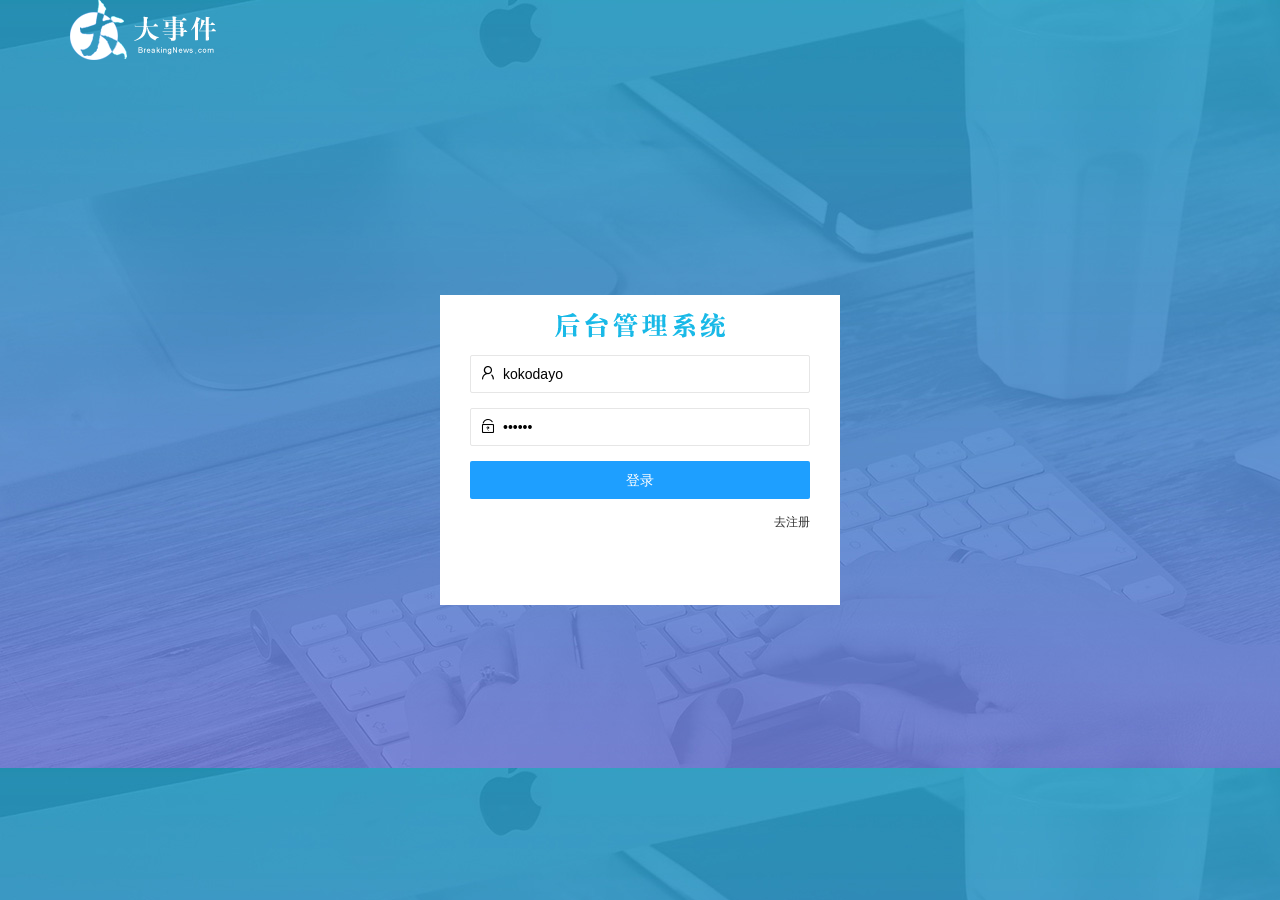
<file: login.html>
<!DOCTYPE html>
<html lang="zh-CN">

<head>
    <meta charset="UTF-8">
    <meta name="viewport" content="width=device-width, initial-scale=1.0">
    <title>Document</title>
    <link rel="stylesheet" href="/assets/lib/layui/css/layui.css">
    <link rel="stylesheet" href="/assets/css/login.min.css">
</head>

<body>
    <div class="layui-main">
        <img src="/assets/images/logo.png" alt="" />
    </div>
    <div class="loginAndRgeBox">
        <div class="title-box"></div>
        <div class="login-box">
            <form class="layui-form" id="form-login" action="">
                <div class="layui-form-item">
                    <i class="layui-icon layui-icon-username"></i>
                    <input type="text" value="kokodayo" name="username" required lay-verify="required"
                        placeholder="请输入用户名" autocomplete="off" class="layui-input">
                </div>
                <div class="layui-form-item">
                    <i class="layui-icon layui-icon-password"></i>
                    <input type="password" value="123456" name="password" required lay-verify="required|pwd"
                        placeholder="请输入密码" autocomplete="off" class="layui-input">
                </div>
                <div class="layui-form-item">
                    <!-- lay-submit属性必须存在，后面有submit时间绑定 -->
                    <button class="layui-btn layui-btn-fluid layui-btn-normal" lay-submit
                        lay-filter="formDemo">登录</button>
                </div>
                <div class="layui-form-item links">
                    <a href="javascript:;" id="link-reg">去注册</a>
                </div>
            </form>
        </div>

        <div class="reg-box">
            <form class="layui-form" action="" id="form-reg">
                <div class="layui-form-item">
                    <i class="layui-icon layui-icon-username"></i>
                    <input type="text" name="username" required lay-verify="required" placeholder="请输入用户名"
                        autocomplete="off" class="layui-input">
                </div>
                <div class="layui-form-item">
                    <i class="layui-icon layui-icon-password"></i>
                    <input type="password" name="password" required lay-verify="required|pwd" placeholder="请输入密码"
                        autocomplete="off" class="layui-input">
                </div>
                <div class="layui-form-item">
                    <i class="layui-icon layui-icon-password"></i>
                    <input type="password" name="repassword" required lay-verify="required|pwd|repwd" placeholder="确认密码"
                        autocomplete="off" class="layui-input">
                </div>
                <div class="layui-form-item">
                    <!-- lay-submit属性必须存在，后面有submit时间绑定 -->
                    <button class="layui-btn layui-btn-fluid layui-btn-normal" lay-submit
                        lay-filter="formDemo">注册</button>
                </div>
                <div class="layui-form-item links">
                    <a href="javascript:;" id="link-login">去登录</a>
                </div>
            </form>
        </div>
    </div>
    </div>
</body>
<script src="/assets/lib/jquery.js"></script>
<script src="/assets/js/basiAPI.js"></script>
<script src="/assets/lib/layui/layui.all.js"></script>
<script src="/assets/js/login.js"></script>

</html>
</file>
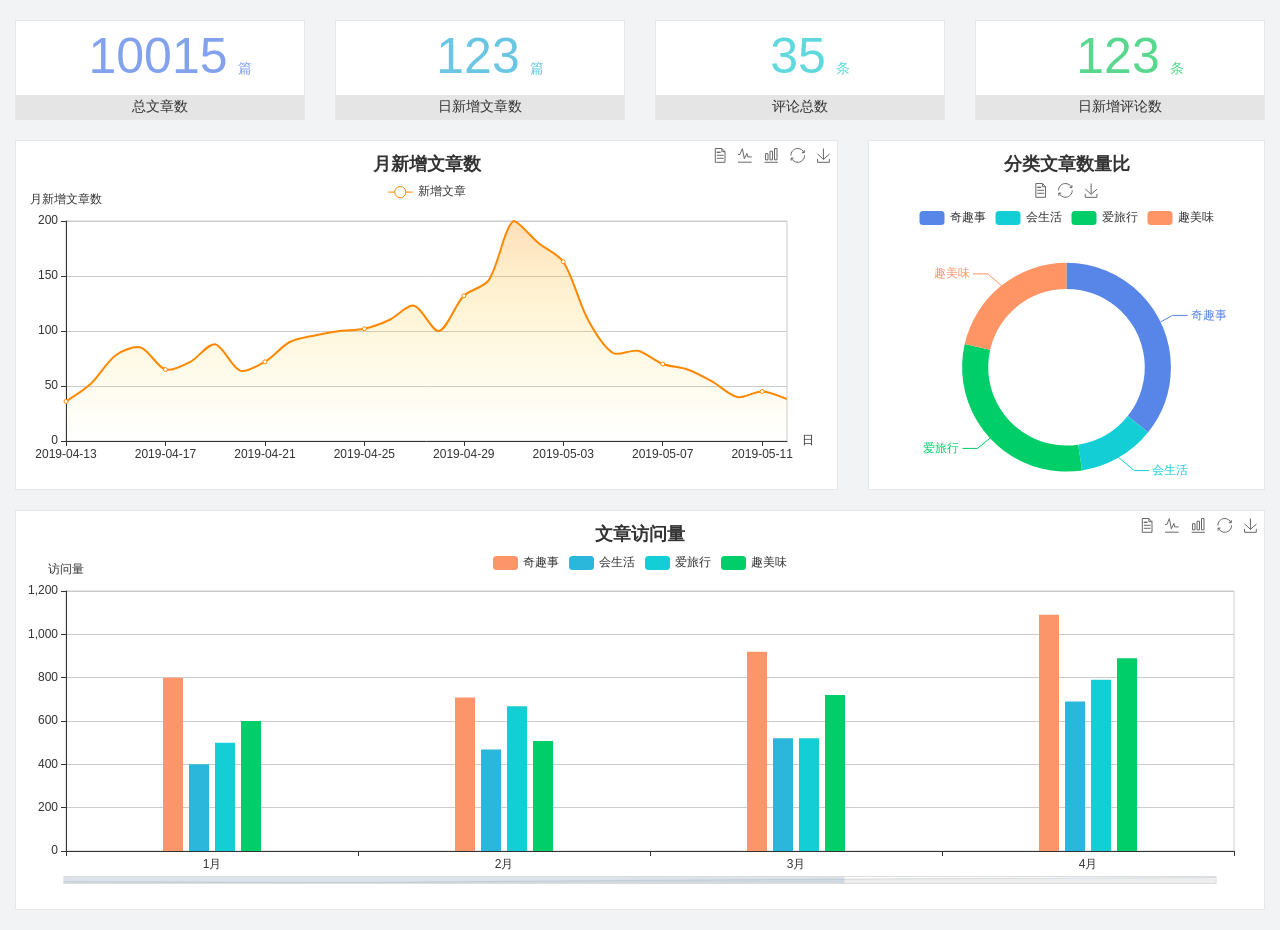
<file: home/dashboard.html>
<!DOCTYPE html>
<html lang="en">

<head>
  <meta charset="UTF-8">
  <meta name="viewport" content="width=device-width, initial-scale=1.0">
  <meta http-equiv="X-UA-Compatible" content="ie=edge">
  <title>图表统计</title>
  <link rel="stylesheet" href="../assets/lib/bootstrap.css" />
  <link rel="stylesheet" href="../assets/lib/main.css" />
  <script src="../assets/lib/jquery.js"></script>
  <script type="text/javascript" src="../assets/lib/echarts.min.js"></script>
</head>

<body>
  <div class="container-fluid">
    <div class="row spannel_list">
      <div class="col-sm-3 col-xs-6">
        <div class="spannel">
          <em>10015</em><span>篇</span>
          <b>总文章数</b>
        </div>
      </div>
      <div class="col-sm-3 col-xs-6">
        <div class="spannel scolor01">
          <em>123</em><span>篇</span>
          <b>日新增文章数</b>
        </div>
      </div>
      <div class="col-sm-3 col-xs-6">
        <div class="spannel scolor02">
          <em>35</em><span>条</span>
          <b>评论总数</b>
        </div>
      </div>
      <div class="col-sm-3 col-xs-6">
        <div class="spannel scolor03">
          <em>123</em><span>条</span>
          <b>日新增评论数</b>
        </div>
      </div>
    </div>
  </div>

  <div class="container-fluid">
    <div class="row curve-pie">
      <div class="col-lg-8 col-md-8">
        <div class="gragh_pannel" id="curve_show"></div>
      </div>
      <div class="col-lg-4 col-md-4">
        <div class="gragh_pannel" id="pie_show"></div>
      </div>
    </div>
  </div>

  <div class="container-fluid">
    <div class="column_pannel" id="column_show"></div>
  </div>

  <script>
    var oChart = echarts.init(document.getElementById('curve_show'));
    var aList_all = [
      { 'count': 36, 'date': '2019-04-13' },
      { 'count': 52, 'date': '2019-04-14' },
      { 'count': 78, 'date': '2019-04-15' },
      { 'count': 85, 'date': '2019-04-16' },
      { 'count': 65, 'date': '2019-04-17' },
      { 'count': 72, 'date': '2019-04-18' },
      { 'count': 88, 'date': '2019-04-19' },
      { 'count': 64, 'date': '2019-04-20' },
      { 'count': 72, 'date': '2019-04-21' },
      { 'count': 90, 'date': '2019-04-22' },
      { 'count': 96, 'date': '2019-04-23' },
      { 'count': 100, 'date': '2019-04-24' },
      { 'count': 102, 'date': '2019-04-25' },
      { 'count': 110, 'date': '2019-04-26' },
      { 'count': 123, 'date': '2019-04-27' },
      { 'count': 100, 'date': '2019-04-28' },
      { 'count': 132, 'date': '2019-04-29' },
      { 'count': 146, 'date': '2019-04-30' },
      { 'count': 200, 'date': '2019-05-01' },
      { 'count': 180, 'date': '2019-05-02' },
      { 'count': 163, 'date': '2019-05-03' },
      { 'count': 110, 'date': '2019-05-04' },
      { 'count': 80, 'date': '2019-05-05' },
      { 'count': 82, 'date': '2019-05-06' },
      { 'count': 70, 'date': '2019-05-07' },
      { 'count': 65, 'date': '2019-05-08' },
      { 'count': 54, 'date': '2019-05-09' },
      { 'count': 40, 'date': '2019-05-10' },
      { 'count': 45, 'date': '2019-05-11' },
      { 'count': 38, 'date': '2019-05-12' },
    ];

    let aCount = [];
    let aDate = [];

    for (var i = 0; i < aList_all.length; i++) {
      aCount.push(aList_all[i].count);
      aDate.push(aList_all[i].date);
    }

    var chartopt = {
      title: {
        text: '月新增文章数',
        left: 'center',
        top: '10'
      },
      tooltip: {
        trigger: 'axis'
      },
      legend: {
        data: ['新增文章'],
        top: '40'
      },
      toolbox: {
        show: true,
        feature: {
          mark: { show: true },
          dataView: { show: true, readOnly: false },
          magicType: { show: true, type: ['line', 'bar'] },
          restore: { show: true },
          saveAsImage: { show: true }
        }
      },
      calculable: true,
      xAxis: [
        {
          name: '日',
          type: 'category',
          boundaryGap: false,
          data: aDate
        }
      ],
      yAxis: [
        {
          name: '月新增文章数',
          type: 'value'
        }
      ],
      series: [
        {
          name: '新增文章',
          type: 'line',
          smooth: true,
          itemStyle: { normal: { areaStyle: { type: 'default' }, color: '#f80' }, lineStyle: { color: '#f80' } },
          data: aCount
        }],
      areaStyle: {
        normal: {
          color: new echarts.graphic.LinearGradient(0, 0, 0, 1, [{
            offset: 0,
            color: 'rgba(255,136,0,0.39)'
          }, {
            offset: .34,
            color: 'rgba(255,180,0,0.25)'
          }, {
            offset: 1,
            color: 'rgba(255,222,0,0.00)'
          }])

        }
      },
      grid: {
        show: true,
        x: 50,
        x2: 50,
        y: 80,
        height: 220
      }
    };

    oChart.setOption(chartopt);


    var oPie = echarts.init(document.getElementById('pie_show'));
    var oPieopt =
    {
      title: {
        top: 10,
        text: '分类文章数量比',
        x: 'center'
      },
      tooltip: {
        trigger: 'item',
        formatter: "{a} <br/>{b} : {c} ({d}%)"
      },
      color: ['#5885e8', '#13cfd5', '#00ce68', '#ff9565'],
      legend: {
        x: 'center',
        top: 65,
        data: ['奇趣事', '会生活', '爱旅行', '趣美味']
      },
      toolbox: {
        show: true,
        x: 'center',
        top: 35,
        feature: {
          mark: { show: true },
          dataView: { show: true, readOnly: false },
          magicType: {
            show: true,
            type: ['pie', 'funnel'],
            option: {
              funnel: {
                x: '25%',
                width: '50%',
                funnelAlign: 'left',
                max: 1548
              }
            }
          },
          restore: { show: true },
          saveAsImage: { show: true }
        }
      },
      calculable: true,
      series: [
        {
          name: '访问来源',
          type: 'pie',
          radius: ['45%', '60%'],
          center: ['50%', '65%'],
          data: [
            { value: 300, name: '奇趣事' },
            { value: 100, name: '会生活' },
            { value: 260, name: '爱旅行' },
            { value: 180, name: '趣美味' }
          ]
        }
      ]
    };
    oPie.setOption(oPieopt);



    var oColumn = this.echarts.init(document.getElementById('column_show'));
    var oColumnopt =
    {
      title: {
        text: '文章访问量',
        left: 'center',
        top: '10'
      },
      tooltip: {
        trigger: 'axis'
      },
      legend: {
        data: ['奇趣事', '会生活', '爱旅行', '趣美味'],
        top: '40'
      },
      toolbox: {
        show: true,
        feature: {
          mark: { show: true },
          dataView: { show: true, readOnly: false },
          magicType: { show: true, type: ['line', 'bar'] },
          restore: { show: true },
          saveAsImage: { show: true }
        }
      },
      calculable: true,
      xAxis: [
        {
          type: 'category',
          data: ['1月', '2月', '3月', '4月', '5月']
        }
      ],
      yAxis: [
        {
          name: '访问量',
          type: 'value'
        }
      ],
      series: [
        {
          name: '奇趣事',
          type: 'bar',
          barWidth: 20,
          itemStyle: {
            normal: { areaStyle: { type: 'default' }, color: '#fd956a' }
          },
          data: [800, 708, 920, 1090, 1200]
        },
        {
          name: '会生活',
          type: 'bar',
          barWidth: 20,
          itemStyle: {
            normal: { areaStyle: { type: 'default' }, color: '#2bb6db' }
          },
          data: [400, 468, 520, 690, 800]
        },
        {
          name: '爱旅行',
          type: 'bar',
          barWidth: 20,
          itemStyle: {
            normal: { areaStyle: { type: 'default' }, color: '#13cfd5' }
          },
          data: [500, 668, 520, 790, 900]
        },
        {
          name: '趣美味',
          type: 'bar',
          barWidth: 20,
          itemStyle: {
            normal: { areaStyle: { type: 'default' }, color: '#00ce68' }
          },
          data: [600, 508, 720, 890, 1000]
        }
      ],
      grid: {
        show: true,
        x: 50,
        x2: 30,
        y: 80,
        height: 260
      },
      dataZoom: [//给x轴设置滚动条
        {
          start: 0,//默认为0
          end: 100 - 1000 / 31,//默认为100
          type: 'slider',
          show: true,
          xAxisIndex: [0],
          handleSize: 0,//滑动条的 左右2个滑动条的大小
          height: 8,//组件高度
          left: 45, //左边的距离
          right: 50,//右边的距离
          bottom: 26,//右边的距离
          handleColor: '#ddd',//h滑动图标的颜色
          handleStyle: {
            borderColor: "#cacaca",
            borderWidth: "1",
            shadowBlur: 2,
            background: "#ddd",
            shadowColor: "#ddd",
          }
        }]
    };
    oColumn.setOption(oColumnopt);
  </script>
</body>

</html>
</file>
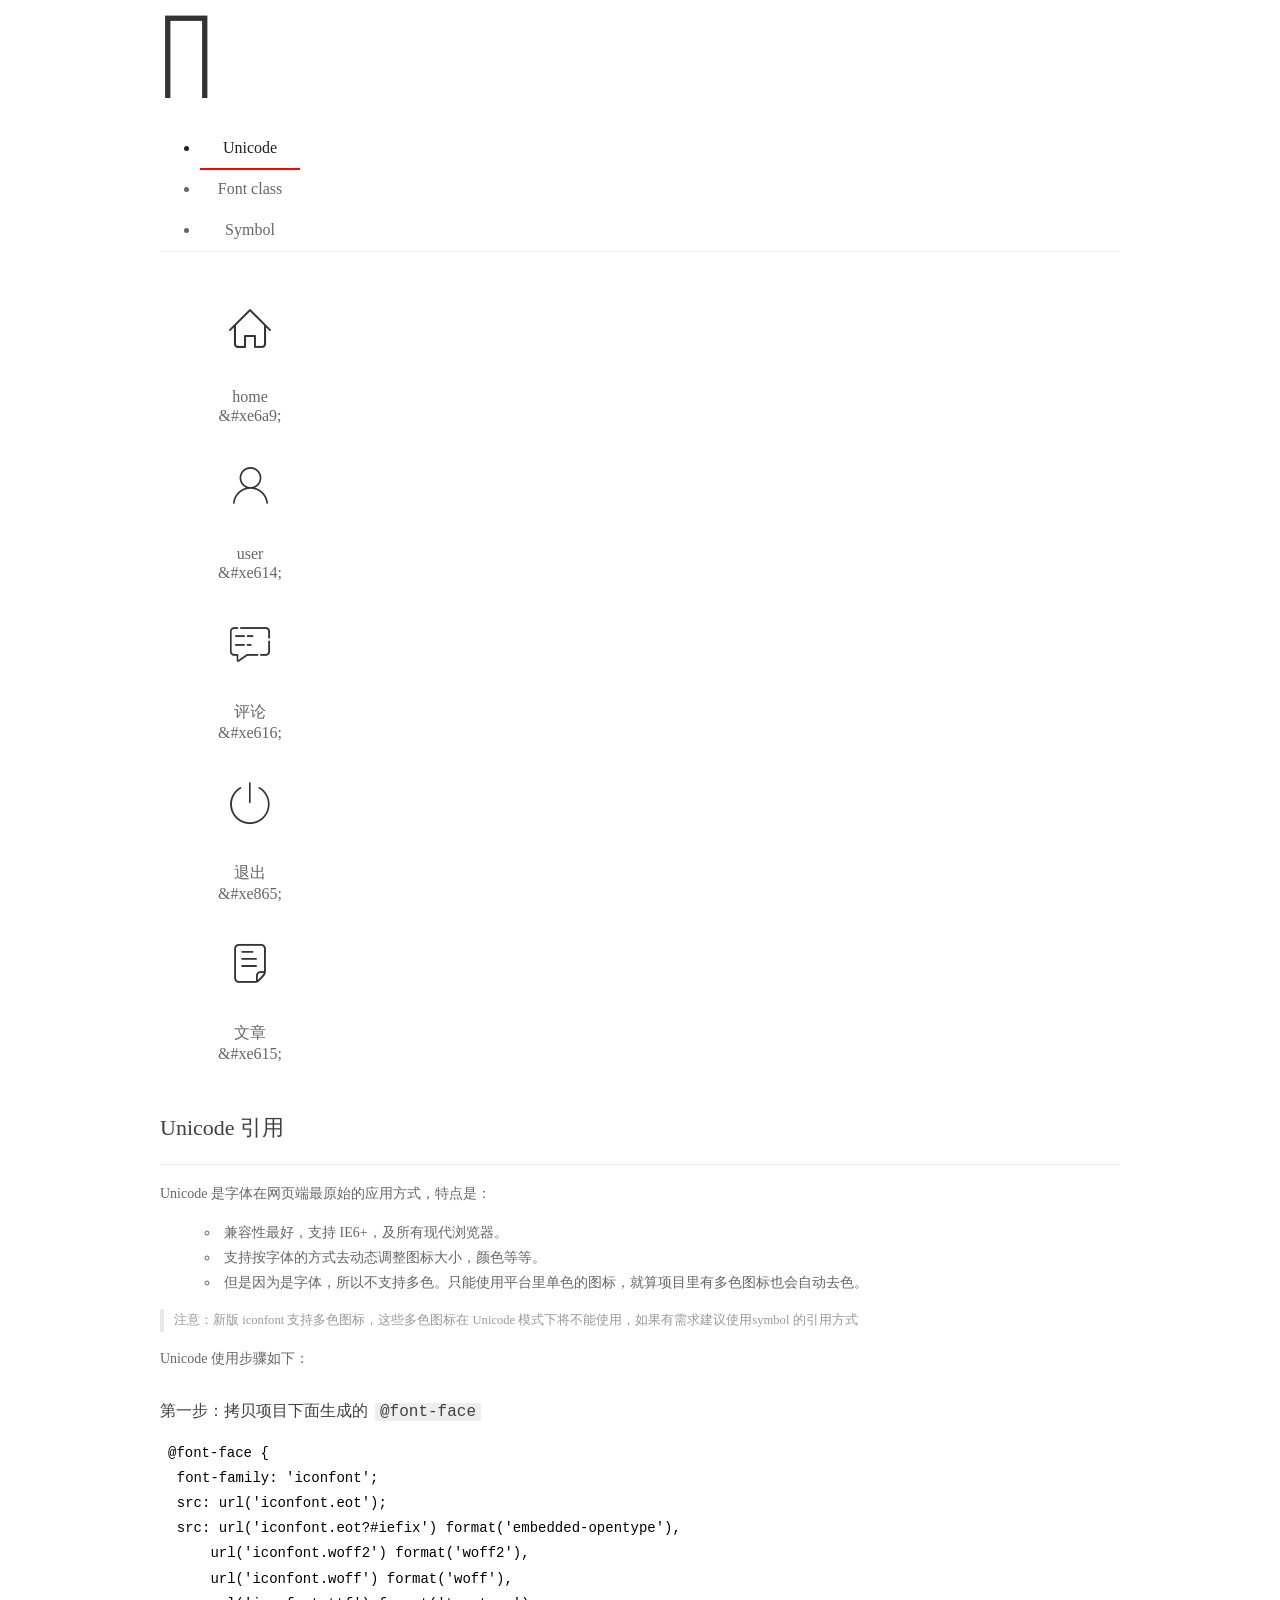
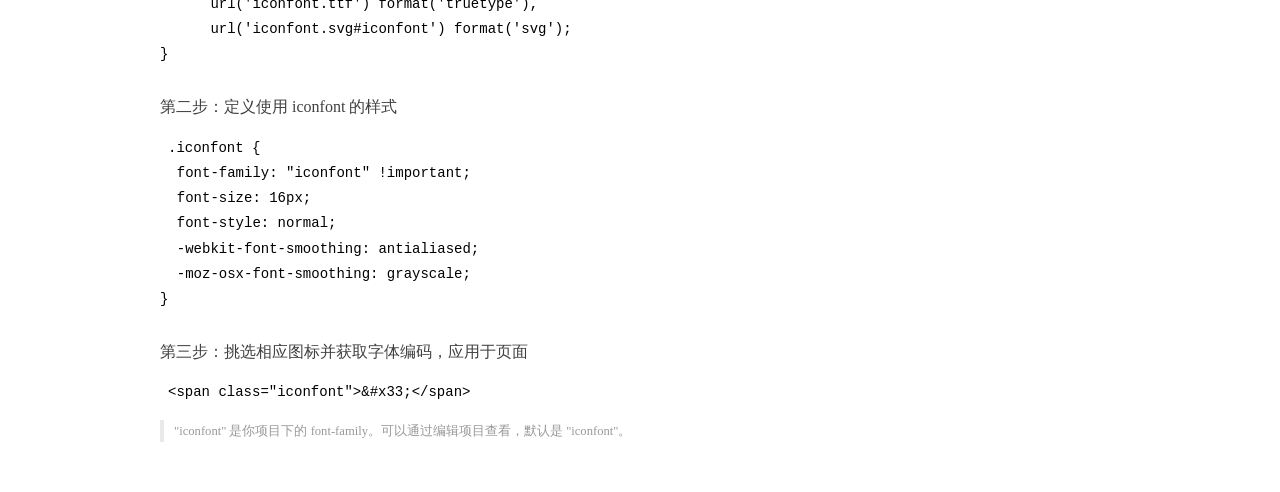
<file: assets/fonts/demo_index.html>
<!DOCTYPE html>
<html>
<head>
  <meta charset="utf-8"/>
  <title>IconFont Demo</title>
  <link rel="shortcut icon" href="https://gtms04.alicdn.com/tps/i4/TB1_oz6GVXXXXaFXpXXJDFnIXXX-64-64.ico" type="image/x-icon"/>
  <link rel="stylesheet" href="https://g.alicdn.com/thx/cube/1.3.2/cube.min.css">
  <link rel="stylesheet" href="demo.css">
  <link rel="stylesheet" href="iconfont.css">
  <script src="iconfont.js"></script>
  <!-- jQuery -->
  <script src="https://a1.alicdn.com/oss/uploads/2018/12/26/7bfddb60-08e8-11e9-9b04-53e73bb6408b.js"></script>
  <!-- 代码高亮 -->
  <script src="https://a1.alicdn.com/oss/uploads/2018/12/26/a3f714d0-08e6-11e9-8a15-ebf944d7534c.js"></script>
</head>
<body>
  <div class="main">
    <h1 class="logo"><a href="https://www.iconfont.cn/" title="iconfont 首页" target="_blank">&#xe86b;</a></h1>
    <div class="nav-tabs">
      <ul id="tabs" class="dib-box">
        <li class="dib active"><span>Unicode</span></li>
        <li class="dib"><span>Font class</span></li>
        <li class="dib"><span>Symbol</span></li>
      </ul>
      
    </div>
    <div class="tab-container">
      <div class="content unicode" style="display: block;">
          <ul class="icon_lists dib-box">
          
            <li class="dib">
              <span class="icon iconfont">&#xe6a9;</span>
                <div class="name">home</div>
                <div class="code-name">&amp;#xe6a9;</div>
              </li>
          
            <li class="dib">
              <span class="icon iconfont">&#xe614;</span>
                <div class="name">user</div>
                <div class="code-name">&amp;#xe614;</div>
              </li>
          
            <li class="dib">
              <span class="icon iconfont">&#xe616;</span>
                <div class="name">评论</div>
                <div class="code-name">&amp;#xe616;</div>
              </li>
          
            <li class="dib">
              <span class="icon iconfont">&#xe865;</span>
                <div class="name">退出</div>
                <div class="code-name">&amp;#xe865;</div>
              </li>
          
            <li class="dib">
              <span class="icon iconfont">&#xe615;</span>
                <div class="name">文章</div>
                <div class="code-name">&amp;#xe615;</div>
              </li>
          
          </ul>
          <div class="article markdown">
          <h2 id="unicode-">Unicode 引用</h2>
          <hr>

          <p>Unicode 是字体在网页端最原始的应用方式，特点是：</p>
          <ul>
            <li>兼容性最好，支持 IE6+，及所有现代浏览器。</li>
            <li>支持按字体的方式去动态调整图标大小，颜色等等。</li>
            <li>但是因为是字体，所以不支持多色。只能使用平台里单色的图标，就算项目里有多色图标也会自动去色。</li>
          </ul>
          <blockquote>
            <p>注意：新版 iconfont 支持多色图标，这些多色图标在 Unicode 模式下将不能使用，如果有需求建议使用symbol 的引用方式</p>
          </blockquote>
          <p>Unicode 使用步骤如下：</p>
          <h3 id="-font-face">第一步：拷贝项目下面生成的 <code>@font-face</code></h3>
<pre><code class="language-css"
>@font-face {
  font-family: 'iconfont';
  src: url('iconfont.eot');
  src: url('iconfont.eot?#iefix') format('embedded-opentype'),
      url('iconfont.woff2') format('woff2'),
      url('iconfont.woff') format('woff'),
      url('iconfont.ttf') format('truetype'),
      url('iconfont.svg#iconfont') format('svg');
}
</code></pre>
          <h3 id="-iconfont-">第二步：定义使用 iconfont 的样式</h3>
<pre><code class="language-css"
>.iconfont {
  font-family: "iconfont" !important;
  font-size: 16px;
  font-style: normal;
  -webkit-font-smoothing: antialiased;
  -moz-osx-font-smoothing: grayscale;
}
</code></pre>
          <h3 id="-">第三步：挑选相应图标并获取字体编码，应用于页面</h3>
<pre>
<code class="language-html"
>&lt;span class="iconfont"&gt;&amp;#x33;&lt;/span&gt;
</code></pre>
          <blockquote>
            <p>"iconfont" 是你项目下的 font-family。可以通过编辑项目查看，默认是 "iconfont"。</p>
          </blockquote>
          </div>
      </div>
      <div class="content font-class">
        <ul class="icon_lists dib-box">
          
          <li class="dib">
            <span class="icon iconfont icon-home"></span>
            <div class="name">
              home
            </div>
            <div class="code-name">.icon-home
            </div>
          </li>
          
          <li class="dib">
            <span class="icon iconfont icon-user"></span>
            <div class="name">
              user
            </div>
            <div class="code-name">.icon-user
            </div>
          </li>
          
          <li class="dib">
            <span class="icon iconfont icon-pinglun"></span>
            <div class="name">
              评论
            </div>
            <div class="code-name">.icon-pinglun
            </div>
          </li>
          
          <li class="dib">
            <span class="icon iconfont icon-tuichu"></span>
            <div class="name">
              退出
            </div>
            <div class="code-name">.icon-tuichu
            </div>
          </li>
          
          <li class="dib">
            <span class="icon iconfont icon-16"></span>
            <div class="name">
              文章
            </div>
            <div class="code-name">.icon-16
            </div>
          </li>
          
        </ul>
        <div class="article markdown">
        <h2 id="font-class-">font-class 引用</h2>
        <hr>

        <p>font-class 是 Unicode 使用方式的一种变种，主要是解决 Unicode 书写不直观，语意不明确的问题。</p>
        <p>与 Unicode 使用方式相比，具有如下特点：</p>
        <ul>
          <li>兼容性良好，支持 IE8+，及所有现代浏览器。</li>
          <li>相比于 Unicode 语意明确，书写更直观。可以很容易分辨这个 icon 是什么。</li>
          <li>因为使用 class 来定义图标，所以当要替换图标时，只需要修改 class 里面的 Unicode 引用。</li>
          <li>不过因为本质上还是使用的字体，所以多色图标还是不支持的。</li>
        </ul>
        <p>使用步骤如下：</p>
        <h3 id="-fontclass-">第一步：引入项目下面生成的 fontclass 代码：</h3>
<pre><code class="language-html">&lt;link rel="stylesheet" href="./iconfont.css"&gt;
</code></pre>
        <h3 id="-">第二步：挑选相应图标并获取类名，应用于页面：</h3>
<pre><code class="language-html">&lt;span class="iconfont icon-xxx"&gt;&lt;/span&gt;
</code></pre>
        <blockquote>
          <p>"
            iconfont" 是你项目下的 font-family。可以通过编辑项目查看，默认是 "iconfont"。</p>
        </blockquote>
      </div>
      </div>
      <div class="content symbol">
          <ul class="icon_lists dib-box">
          
            <li class="dib">
                <svg class="icon svg-icon" aria-hidden="true">
                  <use xlink:href="#icon-home"></use>
                </svg>
                <div class="name">home</div>
                <div class="code-name">#icon-home</div>
            </li>
          
            <li class="dib">
                <svg class="icon svg-icon" aria-hidden="true">
                  <use xlink:href="#icon-user"></use>
                </svg>
                <div class="name">user</div>
                <div class="code-name">#icon-user</div>
            </li>
          
            <li class="dib">
                <svg class="icon svg-icon" aria-hidden="true">
                  <use xlink:href="#icon-pinglun"></use>
                </svg>
                <div class="name">评论</div>
                <div class="code-name">#icon-pinglun</div>
            </li>
          
            <li class="dib">
                <svg class="icon svg-icon" aria-hidden="true">
                  <use xlink:href="#icon-tuichu"></use>
                </svg>
                <div class="name">退出</div>
                <div class="code-name">#icon-tuichu</div>
            </li>
          
            <li class="dib">
                <svg class="icon svg-icon" aria-hidden="true">
                  <use xlink:href="#icon-16"></use>
                </svg>
                <div class="name">文章</div>
                <div class="code-name">#icon-16</div>
            </li>
          
          </ul>
          <div class="article markdown">
          <h2 id="symbol-">Symbol 引用</h2>
          <hr>

          <p>这是一种全新的使用方式，应该说这才是未来的主流，也是平台目前推荐的用法。相关介绍可以参考这篇<a href="">文章</a>
            这种用法其实是做了一个 SVG 的集合，与另外两种相比具有如下特点：</p>
          <ul>
            <li>支持多色图标了，不再受单色限制。</li>
            <li>通过一些技巧，支持像字体那样，通过 <code>font-size</code>, <code>color</code> 来调整样式。</li>
            <li>兼容性较差，支持 IE9+，及现代浏览器。</li>
            <li>浏览器渲染 SVG 的性能一般，还不如 png。</li>
          </ul>
          <p>使用步骤如下：</p>
          <h3 id="-symbol-">第一步：引入项目下面生成的 symbol 代码：</h3>
<pre><code class="language-html">&lt;script src="./iconfont.js"&gt;&lt;/script&gt;
</code></pre>
          <h3 id="-css-">第二步：加入通用 CSS 代码（引入一次就行）：</h3>
<pre><code class="language-html">&lt;style&gt;
.icon {
  width: 1em;
  height: 1em;
  vertical-align: -0.15em;
  fill: currentColor;
  overflow: hidden;
}
&lt;/style&gt;
</code></pre>
          <h3 id="-">第三步：挑选相应图标并获取类名，应用于页面：</h3>
<pre><code class="language-html">&lt;svg class="icon" aria-hidden="true"&gt;
  &lt;use xlink:href="#icon-xxx"&gt;&lt;/use&gt;
&lt;/svg&gt;
</code></pre>
          </div>
      </div>

    </div>
  </div>
  <script>
  $(document).ready(function () {
      $('.tab-container .content:first').show()

      $('#tabs li').click(function (e) {
        var tabContent = $('.tab-container .content')
        var index = $(this).index()

        if ($(this).hasClass('active')) {
          return
        } else {
          $('#tabs li').removeClass('active')
          $(this).addClass('active')

          tabContent.hide().eq(index).fadeIn()
        }
      })
    })
  </script>
</body>
</html>
</file>
<file: assets/lib/layui/css/layui.css>
/** layui-v2.5.5 MIT License By https://www.layui.com */
 .layui-inline,img{display:inline-block;vertical-align:middle}h1,h2,h3,h4,h5,h6{font-weight:400}.layui-edge,.layui-header,.layui-inline,.layui-main{position:relative}.layui-body,.layui-edge,.layui-elip{overflow:hidden}.layui-btn,.layui-edge,.layui-inline,img{vertical-align:middle}.layui-btn,.layui-disabled,.layui-icon,.layui-unselect{-moz-user-select:none;-webkit-user-select:none;-ms-user-select:none}.layui-elip,.layui-form-checkbox span,.layui-form-pane .layui-form-label{text-overflow:ellipsis;white-space:nowrap}.layui-breadcrumb,.layui-tree-btnGroup{visibility:hidden}blockquote,body,button,dd,div,dl,dt,form,h1,h2,h3,h4,h5,h6,input,li,ol,p,pre,td,textarea,th,ul{margin:0;padding:0;-webkit-tap-highlight-color:rgba(0,0,0,0)}a:active,a:hover{outline:0}img{border:none}li{list-style:none}table{border-collapse:collapse;border-spacing:0}h4,h5,h6{font-size:100%}button,input,optgroup,option,select,textarea{font-family:inherit;font-size:inherit;font-style:inherit;font-weight:inherit;outline:0}pre{white-space:pre-wrap;white-space:-moz-pre-wrap;white-space:-pre-wrap;white-space:-o-pre-wrap;word-wrap:break-word}body{line-height:24px;font:14px Helvetica Neue,Helvetica,PingFang SC,Tahoma,Arial,sans-serif}hr{height:1px;margin:10px 0;border:0;clear:both}a{color:#333;text-decoration:none}a:hover{color:#777}a cite{font-style:normal;*cursor:pointer}.layui-border-box,.layui-border-box *{box-sizing:border-box}.layui-box,.layui-box *{box-sizing:content-box}.layui-clear{clear:both;*zoom:1}.layui-clear:after{content:'\20';clear:both;*zoom:1;display:block;height:0}.layui-inline{*display:inline;*zoom:1}.layui-edge{display:inline-block;width:0;height:0;border-width:6px;border-style:dashed;border-color:transparent}.layui-edge-top{top:-4px;border-bottom-color:#999;border-bottom-style:solid}.layui-edge-right{border-left-color:#999;border-left-style:solid}.layui-edge-bottom{top:2px;border-top-color:#999;border-top-style:solid}.layui-edge-left{border-right-color:#999;border-right-style:solid}.layui-disabled,.layui-disabled:hover{color:#d2d2d2!important;cursor:not-allowed!important}.layui-circle{border-radius:100%}.layui-show{display:block!important}.layui-hide{display:none!important}@font-face{font-family:layui-icon;src:url(../font/iconfont.eot?v=250);src:url(../font/iconfont.eot?v=250#iefix) format('embedded-opentype'),url(../font/iconfont.woff2?v=250) format('woff2'),url(../font/iconfont.woff?v=250) format('woff'),url(../font/iconfont.ttf?v=250) format('truetype'),url(../font/iconfont.svg?v=250#layui-icon) format('svg')}.layui-icon{font-family:layui-icon!important;font-size:16px;font-style:normal;-webkit-font-smoothing:antialiased;-moz-osx-font-smoothing:grayscale}.layui-icon-reply-fill:before{content:"\e611"}.layui-icon-set-fill:before{content:"\e614"}.layui-icon-menu-fill:before{content:"\e60f"}.layui-icon-search:before{content:"\e615"}.layui-icon-share:before{content:"\e641"}.layui-icon-set-sm:before{content:"\e620"}.layui-icon-engine:before{content:"\e628"}.layui-icon-close:before{content:"\1006"}.layui-icon-close-fill:before{content:"\1007"}.layui-icon-chart-screen:before{content:"\e629"}.layui-icon-star:before{content:"\e600"}.layui-icon-circle-dot:before{content:"\e617"}.layui-icon-chat:before{content:"\e606"}.layui-icon-release:before{content:"\e609"}.layui-icon-list:before{content:"\e60a"}.layui-icon-chart:before{content:"\e62c"}.layui-icon-ok-circle:before{content:"\1005"}.layui-icon-layim-theme:before{content:"\e61b"}.layui-icon-table:before{content:"\e62d"}.layui-icon-right:before{content:"\e602"}.layui-icon-left:before{content:"\e603"}.layui-icon-cart-simple:before{content:"\e698"}.layui-icon-face-cry:before{content:"\e69c"}.layui-icon-face-smile:before{content:"\e6af"}.layui-icon-survey:before{content:"\e6b2"}.layui-icon-tree:before{content:"\e62e"}.layui-icon-upload-circle:before{content:"\e62f"}.layui-icon-add-circle:before{content:"\e61f"}.layui-icon-download-circle:before{content:"\e601"}.layui-icon-templeate-1:before{content:"\e630"}.layui-icon-util:before{content:"\e631"}.layui-icon-face-surprised:before{content:"\e664"}.layui-icon-edit:before{content:"\e642"}.layui-icon-speaker:before{content:"\e645"}.layui-icon-down:before{content:"\e61a"}.layui-icon-file:before{content:"\e621"}.layui-icon-layouts:before{content:"\e632"}.layui-icon-rate-half:before{content:"\e6c9"}.layui-icon-add-circle-fine:before{content:"\e608"}.layui-icon-prev-circle:before{content:"\e633"}.layui-icon-read:before{content:"\e705"}.layui-icon-404:before{content:"\e61c"}.layui-icon-carousel:before{content:"\e634"}.layui-icon-help:before{content:"\e607"}.layui-icon-code-circle:before{content:"\e635"}.layui-icon-water:before{content:"\e636"}.layui-icon-username:before{content:"\e66f"}.layui-icon-find-fill:before{content:"\e670"}.layui-icon-about:before{content:"\e60b"}.layui-icon-location:before{content:"\e715"}.layui-icon-up:before{content:"\e619"}.layui-icon-pause:before{content:"\e651"}.layui-icon-date:before{content:"\e637"}.layui-icon-layim-uploadfile:before{content:"\e61d"}.layui-icon-delete:before{content:"\e640"}.layui-icon-play:before{content:"\e652"}.layui-icon-top:before{content:"\e604"}.layui-icon-friends:before{content:"\e612"}.layui-icon-refresh-3:before{content:"\e9aa"}.layui-icon-ok:before{content:"\e605"}.layui-icon-layer:before{content:"\e638"}.layui-icon-face-smile-fine:before{content:"\e60c"}.layui-icon-dollar:before{content:"\e659"}.layui-icon-group:before{content:"\e613"}.layui-icon-layim-download:before{content:"\e61e"}.layui-icon-picture-fine:before{content:"\e60d"}.layui-icon-link:before{content:"\e64c"}.layui-icon-diamond:before{content:"\e735"}.layui-icon-log:before{content:"\e60e"}.layui-icon-rate-solid:before{content:"\e67a"}.layui-icon-fonts-del:before{content:"\e64f"}.layui-icon-unlink:before{content:"\e64d"}.layui-icon-fonts-clear:before{content:"\e639"}.layui-icon-triangle-r:before{content:"\e623"}.layui-icon-circle:before{content:"\e63f"}.layui-icon-radio:before{content:"\e643"}.layui-icon-align-center:before{content:"\e647"}.layui-icon-align-right:before{content:"\e648"}.layui-icon-align-left:before{content:"\e649"}.layui-icon-loading-1:before{content:"\e63e"}.layui-icon-return:before{content:"\e65c"}.layui-icon-fonts-strong:before{content:"\e62b"}.layui-icon-upload:before{content:"\e67c"}.layui-icon-dialogue:before{content:"\e63a"}.layui-icon-video:before{content:"\e6ed"}.layui-icon-headset:before{content:"\e6fc"}.layui-icon-cellphone-fine:before{content:"\e63b"}.layui-icon-add-1:before{content:"\e654"}.layui-icon-face-smile-b:before{content:"\e650"}.layui-icon-fonts-html:before{content:"\e64b"}.layui-icon-form:before{content:"\e63c"}.layui-icon-cart:before{content:"\e657"}.layui-icon-camera-fill:before{content:"\e65d"}.layui-icon-tabs:before{content:"\e62a"}.layui-icon-fonts-code:before{content:"\e64e"}.layui-icon-fire:before{content:"\e756"}.layui-icon-set:before{content:"\e716"}.layui-icon-fonts-u:before{content:"\e646"}.layui-icon-triangle-d:before{content:"\e625"}.layui-icon-tips:before{content:"\e702"}.layui-icon-picture:before{content:"\e64a"}.layui-icon-more-vertical:before{content:"\e671"}.layui-icon-flag:before{content:"\e66c"}.layui-icon-loading:before{content:"\e63d"}.layui-icon-fonts-i:before{content:"\e644"}.layui-icon-refresh-1:before{content:"\e666"}.layui-icon-rmb:before{content:"\e65e"}.layui-icon-home:before{content:"\e68e"}.layui-icon-user:before{content:"\e770"}.layui-icon-notice:before{content:"\e667"}.layui-icon-login-weibo:before{content:"\e675"}.layui-icon-voice:before{content:"\e688"}.layui-icon-upload-drag:before{content:"\e681"}.layui-icon-login-qq:before{content:"\e676"}.layui-icon-snowflake:before{content:"\e6b1"}.layui-icon-file-b:before{content:"\e655"}.layui-icon-template:before{content:"\e663"}.layui-icon-auz:before{content:"\e672"}.layui-icon-console:before{content:"\e665"}.layui-icon-app:before{content:"\e653"}.layui-icon-prev:before{content:"\e65a"}.layui-icon-website:before{content:"\e7ae"}.layui-icon-next:before{content:"\e65b"}.layui-icon-component:before{content:"\e857"}.layui-icon-more:before{content:"\e65f"}.layui-icon-login-wechat:before{content:"\e677"}.layui-icon-shrink-right:before{content:"\e668"}.layui-icon-spread-left:before{content:"\e66b"}.layui-icon-camera:before{content:"\e660"}.layui-icon-note:before{content:"\e66e"}.layui-icon-refresh:before{content:"\e669"}.layui-icon-female:before{content:"\e661"}.layui-icon-male:before{content:"\e662"}.layui-icon-password:before{content:"\e673"}.layui-icon-senior:before{content:"\e674"}.layui-icon-theme:before{content:"\e66a"}.layui-icon-tread:before{content:"\e6c5"}.layui-icon-praise:before{content:"\e6c6"}.layui-icon-star-fill:before{content:"\e658"}.layui-icon-rate:before{content:"\e67b"}.layui-icon-template-1:before{content:"\e656"}.layui-icon-vercode:before{content:"\e679"}.layui-icon-cellphone:before{content:"\e678"}.layui-icon-screen-full:before{content:"\e622"}.layui-icon-screen-restore:before{content:"\e758"}.layui-icon-cols:before{content:"\e610"}.layui-icon-export:before{content:"\e67d"}.layui-icon-print:before{content:"\e66d"}.layui-icon-slider:before{content:"\e714"}.layui-icon-addition:before{content:"\e624"}.layui-icon-subtraction:before{content:"\e67e"}.layui-icon-service:before{content:"\e626"}.layui-icon-transfer:before{content:"\e691"}.layui-main{width:1140px;margin:0 auto}.layui-header{z-index:1000;height:60px}.layui-header a:hover{transition:all .5s;-webkit-transition:all .5s}.layui-side{position:fixed;left:0;top:0;bottom:0;z-index:999;width:200px;overflow-x:hidden}.layui-side-scroll{position:relative;width:220px;height:100%;overflow-x:hidden}.layui-body{position:absolute;left:200px;right:0;top:0;bottom:0;z-index:998;width:auto;overflow-y:auto;box-sizing:border-box}.layui-layout-body{overflow:hidden}.layui-layout-admin .layui-header{background-color:#23262E}.layui-layout-admin .layui-side{top:60px;width:200px;overflow-x:hidden}.layui-layout-admin .layui-body{position:fixed;top:60px;bottom:44px}.layui-layout-admin .layui-main{width:auto;margin:0 15px}.layui-layout-admin .layui-footer{position:fixed;left:200px;right:0;bottom:0;height:44px;line-height:44px;padding:0 15px;background-color:#eee}.layui-layout-admin .layui-logo{position:absolute;left:0;top:0;width:200px;height:100%;line-height:60px;text-align:center;color:#009688;font-size:16px}.layui-layout-admin .layui-header .layui-nav{background:0 0}.layui-layout-left{position:absolute!important;left:200px;top:0}.layui-layout-right{position:absolute!important;right:0;top:0}.layui-container{position:relative;margin:0 auto;padding:0 15px;box-sizing:border-box}.layui-fluid{position:relative;margin:0 auto;padding:0 15px}.layui-row:after,.layui-row:before{content:'';display:block;clear:both}.layui-col-lg1,.layui-col-lg10,.layui-col-lg11,.layui-col-lg12,.layui-col-lg2,.layui-col-lg3,.layui-col-lg4,.layui-col-lg5,.layui-col-lg6,.layui-col-lg7,.layui-col-lg8,.layui-col-lg9,.layui-col-md1,.layui-col-md10,.layui-col-md11,.layui-col-md12,.layui-col-md2,.layui-col-md3,.layui-col-md4,.layui-col-md5,.layui-col-md6,.layui-col-md7,.layui-col-md8,.layui-col-md9,.layui-col-sm1,.layui-col-sm10,.layui-col-sm11,.layui-col-sm12,.layui-col-sm2,.layui-col-sm3,.layui-col-sm4,.layui-col-sm5,.layui-col-sm6,.layui-col-sm7,.layui-col-sm8,.layui-col-sm9,.layui-col-xs1,.layui-col-xs10,.layui-col-xs11,.layui-col-xs12,.layui-col-xs2,.layui-col-xs3,.layui-col-xs4,.layui-col-xs5,.layui-col-xs6,.layui-col-xs7,.layui-col-xs8,.layui-col-xs9{position:relative;display:block;box-sizing:border-box}.layui-col-xs1,.layui-col-xs10,.layui-col-xs11,.layui-col-xs12,.layui-col-xs2,.layui-col-xs3,.layui-col-xs4,.layui-col-xs5,.layui-col-xs6,.layui-col-xs7,.layui-col-xs8,.layui-col-xs9{float:left}.layui-col-xs1{width:8.33333333%}.layui-col-xs2{width:16.66666667%}.layui-col-xs3{width:25%}.layui-col-xs4{width:33.33333333%}.layui-col-xs5{width:41.66666667%}.layui-col-xs6{width:50%}.layui-col-xs7{width:58.33333333%}.layui-col-xs8{width:66.66666667%}.layui-col-xs9{width:75%}.layui-col-xs10{width:83.33333333%}.layui-col-xs11{width:91.66666667%}.layui-col-xs12{width:100%}.layui-col-xs-offset1{margin-left:8.33333333%}.layui-col-xs-offset2{margin-left:16.66666667%}.layui-col-xs-offset3{margin-left:25%}.layui-col-xs-offset4{margin-left:33.33333333%}.layui-col-xs-offset5{margin-left:41.66666667%}.layui-col-xs-offset6{margin-left:50%}.layui-col-xs-offset7{margin-left:58.33333333%}.layui-col-xs-offset8{margin-left:66.66666667%}.layui-col-xs-offset9{margin-left:75%}.layui-col-xs-offset10{margin-left:83.33333333%}.layui-col-xs-offset11{margin-left:91.66666667%}.layui-col-xs-offset12{margin-left:100%}@media screen and (max-width:768px){.layui-hide-xs{display:none!important}.layui-show-xs-block{display:block!important}.layui-show-xs-inline{display:inline!important}.layui-show-xs-inline-block{display:inline-block!important}}@media screen and (min-width:768px){.layui-container{width:750px}.layui-hide-sm{display:none!important}.layui-show-sm-block{display:block!important}.layui-show-sm-inline{display:inline!important}.layui-show-sm-inline-block{display:inline-block!important}.layui-col-sm1,.layui-col-sm10,.layui-col-sm11,.layui-col-sm12,.layui-col-sm2,.layui-col-sm3,.layui-col-sm4,.layui-col-sm5,.layui-col-sm6,.layui-col-sm7,.layui-col-sm8,.layui-col-sm9{float:left}.layui-col-sm1{width:8.33333333%}.layui-col-sm2{width:16.66666667%}.layui-col-sm3{width:25%}.layui-col-sm4{width:33.33333333%}.layui-col-sm5{width:41.66666667%}.layui-col-sm6{width:50%}.layui-col-sm7{width:58.33333333%}.layui-col-sm8{width:66.66666667%}.layui-col-sm9{width:75%}.layui-col-sm10{width:83.33333333%}.layui-col-sm11{width:91.66666667%}.layui-col-sm12{width:100%}.layui-col-sm-offset1{margin-left:8.33333333%}.layui-col-sm-offset2{margin-left:16.66666667%}.layui-col-sm-offset3{margin-left:25%}.layui-col-sm-offset4{margin-left:33.33333333%}.layui-col-sm-offset5{margin-left:41.66666667%}.layui-col-sm-offset6{margin-left:50%}.layui-col-sm-offset7{margin-left:58.33333333%}.layui-col-sm-offset8{margin-left:66.66666667%}.layui-col-sm-offset9{margin-left:75%}.layui-col-sm-offset10{margin-left:83.33333333%}.layui-col-sm-offset11{margin-left:91.66666667%}.layui-col-sm-offset12{margin-left:100%}}@media screen and (min-width:992px){.layui-container{width:970px}.layui-hide-md{display:none!important}.layui-show-md-block{display:block!important}.layui-show-md-inline{display:inline!important}.layui-show-md-inline-block{display:inline-block!important}.layui-col-md1,.layui-col-md10,.layui-col-md11,.layui-col-md12,.layui-col-md2,.layui-col-md3,.layui-col-md4,.layui-col-md5,.layui-col-md6,.layui-col-md7,.layui-col-md8,.layui-col-md9{float:left}.layui-col-md1{width:8.33333333%}.layui-col-md2{width:16.66666667%}.layui-col-md3{width:25%}.layui-col-md4{width:33.33333333%}.layui-col-md5{width:41.66666667%}.layui-col-md6{width:50%}.layui-col-md7{width:58.33333333%}.layui-col-md8{width:66.66666667%}.layui-col-md9{width:75%}.layui-col-md10{width:83.33333333%}.layui-col-md11{width:91.66666667%}.layui-col-md12{width:100%}.layui-col-md-offset1{margin-left:8.33333333%}.layui-col-md-offset2{margin-left:16.66666667%}.layui-col-md-offset3{margin-left:25%}.layui-col-md-offset4{margin-left:33.33333333%}.layui-col-md-offset5{margin-left:41.66666667%}.layui-col-md-offset6{margin-left:50%}.layui-col-md-offset7{margin-left:58.33333333%}.layui-col-md-offset8{margin-left:66.66666667%}.layui-col-md-offset9{margin-left:75%}.layui-col-md-offset10{margin-left:83.33333333%}.layui-col-md-offset11{margin-left:91.66666667%}.layui-col-md-offset12{margin-left:100%}}@media screen and (min-width:1200px){.layui-container{width:1170px}.layui-hide-lg{display:none!important}.layui-show-lg-block{display:block!important}.layui-show-lg-inline{display:inline!important}.layui-show-lg-inline-block{display:inline-block!important}.layui-col-lg1,.layui-col-lg10,.layui-col-lg11,.layui-col-lg12,.layui-col-lg2,.layui-col-lg3,.layui-col-lg4,.layui-col-lg5,.layui-col-lg6,.layui-col-lg7,.layui-col-lg8,.layui-col-lg9{float:left}.layui-col-lg1{width:8.33333333%}.layui-col-lg2{width:16.66666667%}.layui-col-lg3{width:25%}.layui-col-lg4{width:33.33333333%}.layui-col-lg5{width:41.66666667%}.layui-col-lg6{width:50%}.layui-col-lg7{width:58.33333333%}.layui-col-lg8{width:66.66666667%}.layui-col-lg9{width:75%}.layui-col-lg10{width:83.33333333%}.layui-col-lg11{width:91.66666667%}.layui-col-lg12{width:100%}.layui-col-lg-offset1{margin-left:8.33333333%}.layui-col-lg-offset2{margin-left:16.66666667%}.layui-col-lg-offset3{margin-left:25%}.layui-col-lg-offset4{margin-left:33.33333333%}.layui-col-lg-offset5{margin-left:41.66666667%}.layui-col-lg-offset6{margin-left:50%}.layui-col-lg-offset7{margin-left:58.33333333%}.layui-col-lg-offset8{margin-left:66.66666667%}.layui-col-lg-offset9{margin-left:75%}.layui-col-lg-offset10{margin-left:83.33333333%}.layui-col-lg-offset11{margin-left:91.66666667%}.layui-col-lg-offset12{margin-left:100%}}.layui-col-space1{margin:-.5px}.layui-col-space1>*{padding:.5px}.layui-col-space3{margin:-1.5px}.layui-col-space3>*{padding:1.5px}.layui-col-space5{margin:-2.5px}.layui-col-space5>*{padding:2.5px}.layui-col-space8{margin:-3.5px}.layui-col-space8>*{padding:3.5px}.layui-col-space10{margin:-5px}.layui-col-space10>*{padding:5px}.layui-col-space12{margin:-6px}.layui-col-space12>*{padding:6px}.layui-col-space15{margin:-7.5px}.layui-col-space15>*{padding:7.5px}.layui-col-space18{margin:-9px}.layui-col-space18>*{padding:9px}.layui-col-space20{margin:-10px}.layui-col-space20>*{padding:10px}.layui-col-space22{margin:-11px}.layui-col-space22>*{padding:11px}.layui-col-space25{margin:-12.5px}.layui-col-space25>*{padding:12.5px}.layui-col-space30{margin:-15px}.layui-col-space30>*{padding:15px}.layui-btn,.layui-input,.layui-select,.layui-textarea,.layui-upload-button{outline:0;-webkit-appearance:none;transition:all .3s;-webkit-transition:all .3s;box-sizing:border-box}.layui-elem-quote{margin-bottom:10px;padding:15px;line-height:22px;border-left:5px solid #009688;border-radius:0 2px 2px 0;background-color:#f2f2f2}.layui-quote-nm{border-style:solid;border-width:1px 1px 1px 5px;background:0 0}.layui-elem-field{margin-bottom:10px;padding:0;border-width:1px;border-style:solid}.layui-elem-field legend{margin-left:20px;padding:0 10px;font-size:20px;font-weight:300}.layui-field-title{margin:10px 0 20px;border-width:1px 0 0}.layui-field-box{padding:10px 15px}.layui-field-title .layui-field-box{padding:10px 0}.layui-progress{position:relative;height:6px;border-radius:20px;background-color:#e2e2e2}.layui-progress-bar{position:absolute;left:0;top:0;width:0;max-width:100%;height:6px;border-radius:20px;text-align:right;background-color:#5FB878;transition:all .3s;-webkit-transition:all .3s}.layui-progress-big,.layui-progress-big .layui-progress-bar{height:18px;line-height:18px}.layui-progress-text{position:relative;top:-20px;line-height:18px;font-size:12px;color:#666}.layui-progress-big .layui-progress-text{position:static;padding:0 10px;color:#fff}.layui-collapse{border-width:1px;border-style:solid;border-radius:2px}.layui-colla-content,.layui-colla-item{border-top-width:1px;border-top-style:solid}.layui-colla-item:first-child{border-top:none}.layui-colla-title{position:relative;height:42px;line-height:42px;padding:0 15px 0 35px;color:#333;background-color:#f2f2f2;cursor:pointer;font-size:14px;overflow:hidden}.layui-colla-content{display:none;padding:10px 15px;line-height:22px;color:#666}.layui-colla-icon{position:absolute;left:15px;top:0;font-size:14px}.layui-card{margin-bottom:15px;border-radius:2px;background-color:#fff;box-shadow:0 1px 2px 0 rgba(0,0,0,.05)}.layui-card:last-child{margin-bottom:0}.layui-card-header{position:relative;height:42px;line-height:42px;padding:0 15px;border-bottom:1px solid #f6f6f6;color:#333;border-radius:2px 2px 0 0;font-size:14px}.layui-bg-black,.layui-bg-blue,.layui-bg-cyan,.layui-bg-green,.layui-bg-orange,.layui-bg-red{color:#fff!important}.layui-card-body{position:relative;padding:10px 15px;line-height:24px}.layui-card-body[pad15]{padding:15px}.layui-card-body[pad20]{padding:20px}.layui-card-body .layui-table{margin:5px 0}.layui-card .layui-tab{margin:0}.layui-panel-window{position:relative;padding:15px;border-radius:0;border-top:5px solid #E6E6E6;background-color:#fff}.layui-auxiliar-moving{position:fixed;left:0;right:0;top:0;bottom:0;width:100%;height:100%;background:0 0;z-index:9999999999}.layui-form-label,.layui-form-mid,.layui-form-select,.layui-input-block,.layui-input-inline,.layui-textarea{position:relative}.layui-bg-red{background-color:#FF5722!important}.layui-bg-orange{background-color:#FFB800!important}.layui-bg-green{background-color:#009688!important}.layui-bg-cyan{background-color:#2F4056!important}.layui-bg-blue{background-color:#1E9FFF!important}.layui-bg-black{background-color:#393D49!important}.layui-bg-gray{background-color:#eee!important;color:#666!important}.layui-badge-rim,.layui-colla-content,.layui-colla-item,.layui-collapse,.layui-elem-field,.layui-form-pane .layui-form-item[pane],.layui-form-pane .layui-form-label,.layui-input,.layui-layedit,.layui-layedit-tool,.layui-quote-nm,.layui-select,.layui-tab-bar,.layui-tab-card,.layui-tab-title,.layui-tab-title .layui-this:after,.layui-textarea{border-color:#e6e6e6}.layui-timeline-item:before,hr{background-color:#e6e6e6}.layui-text{line-height:22px;font-size:14px;color:#666}.layui-text h1,.layui-text h2,.layui-text h3{font-weight:500;color:#333}.layui-text h1{font-size:30px}.layui-text h2{font-size:24px}.layui-text h3{font-size:18px}.layui-text a:not(.layui-btn){color:#01AAED}.layui-text a:not(.layui-btn):hover{text-decoration:underline}.layui-text ul{padding:5px 0 5px 15px}.layui-text ul li{margin-top:5px;list-style-type:disc}.layui-text em,.layui-word-aux{color:#999!important;padding:0 5px!important}.layui-btn{display:inline-block;height:38px;line-height:38px;padding:0 18px;background-color:#009688;color:#fff;white-space:nowrap;text-align:center;font-size:14px;border:none;border-radius:2px;cursor:pointer}.layui-btn:hover{opacity:.8;filter:alpha(opacity=80);color:#fff}.layui-btn:active{opacity:1;filter:alpha(opacity=100)}.layui-btn+.layui-btn{margin-left:10px}.layui-btn-container{font-size:0}.layui-btn-container .layui-btn{margin-right:10px;margin-bottom:10px}.layui-btn-container .layui-btn+.layui-btn{margin-left:0}.layui-table .layui-btn-container .layui-btn{margin-bottom:9px}.layui-btn-radius{border-radius:100px}.layui-btn .layui-icon{margin-right:3px;font-size:18px;vertical-align:bottom;vertical-align:middle\9}.layui-btn-primary{border:1px solid #C9C9C9;background-color:#fff;color:#555}.layui-btn-primary:hover{border-color:#009688;color:#333}.layui-btn-normal{background-color:#1E9FFF}.layui-btn-warm{background-color:#FFB800}.layui-btn-danger{background-color:#FF5722}.layui-btn-checked{background-color:#5FB878}.layui-btn-disabled,.layui-btn-disabled:active,.layui-btn-disabled:hover{border:1px solid #e6e6e6;background-color:#FBFBFB;color:#C9C9C9;cursor:not-allowed;opacity:1}.layui-btn-lg{height:44px;line-height:44px;padding:0 25px;font-size:16px}.layui-btn-sm{height:30px;line-height:30px;padding:0 10px;font-size:12px}.layui-btn-sm i{font-size:16px!important}.layui-btn-xs{height:22px;line-height:22px;padding:0 5px;font-size:12px}.layui-btn-xs i{font-size:14px!important}.layui-btn-group{display:inline-block;vertical-align:middle;font-size:0}.layui-btn-group .layui-btn{margin-left:0!important;margin-right:0!important;border-left:1px solid rgba(255,255,255,.5);border-radius:0}.layui-btn-group .layui-btn-primary{border-left:none}.layui-btn-group .layui-btn-primary:hover{border-color:#C9C9C9;color:#009688}.layui-btn-group .layui-btn:first-child{border-left:none;border-radius:2px 0 0 2px}.layui-btn-group .layui-btn-primary:first-child{border-left:1px solid #c9c9c9}.layui-btn-group .layui-btn:last-child{border-radius:0 2px 2px 0}.layui-btn-group .layui-btn+.layui-btn{margin-left:0}.layui-btn-group+.layui-btn-group{margin-left:10px}.layui-btn-fluid{width:100%}.layui-input,.layui-select,.layui-textarea{height:38px;line-height:1.3;line-height:38px\9;border-width:1px;border-style:solid;background-color:#fff;border-radius:2px}.layui-input::-webkit-input-placeholder,.layui-select::-webkit-input-placeholder,.layui-textarea::-webkit-input-placeholder{line-height:1.3}.layui-input,.layui-textarea{display:block;width:100%;padding-left:10px}.layui-input:hover,.layui-textarea:hover{border-color:#D2D2D2!important}.layui-input:focus,.layui-textarea:focus{border-color:#C9C9C9!important}.layui-textarea{min-height:100px;height:auto;line-height:20px;padding:6px 10px;resize:vertical}.layui-select{padding:0 10px}.layui-form input[type=checkbox],.layui-form input[type=radio],.layui-form select{display:none}.layui-form [lay-ignore]{display:initial}.layui-form-item{margin-bottom:15px;clear:both;*zoom:1}.layui-form-item:after{content:'\20';clear:both;*zoom:1;display:block;height:0}.layui-form-label{float:left;display:block;padding:9px 15px;width:80px;font-weight:400;line-height:20px;text-align:right}.layui-form-label-col{display:block;float:none;padding:9px 0;line-height:20px;text-align:left}.layui-form-item .layui-inline{margin-bottom:5px;margin-right:10px}.layui-input-block{margin-left:110px;min-height:36px}.layui-input-inline{display:inline-block;vertical-align:middle}.layui-form-item .layui-input-inline{float:left;width:190px;margin-right:10px}.layui-form-text .layui-input-inline{width:auto}.layui-form-mid{float:left;display:block;padding:9px 0!important;line-height:20px;margin-right:10px}.layui-form-danger+.layui-form-select .layui-input,.layui-form-danger:focus{border-color:#FF5722!important}.layui-form-select .layui-input{padding-right:30px;cursor:pointer}.layui-form-select .layui-edge{position:absolute;right:10px;top:50%;margin-top:-3px;cursor:pointer;border-width:6px;border-top-color:#c2c2c2;border-top-style:solid;transition:all .3s;-webkit-transition:all .3s}.layui-form-select dl{display:none;position:absolute;left:0;top:42px;padding:5px 0;z-index:899;min-width:100%;border:1px solid #d2d2d2;max-height:300px;overflow-y:auto;background-color:#fff;border-radius:2px;box-shadow:0 2px 4px rgba(0,0,0,.12);box-sizing:border-box}.layui-form-select dl dd,.layui-form-select dl dt{padding:0 10px;line-height:36px;white-space:nowrap;overflow:hidden;text-overflow:ellipsis}.layui-form-select dl dt{font-size:12px;color:#999}.layui-form-select dl dd{cursor:pointer}.layui-form-select dl dd:hover{background-color:#f2f2f2;-webkit-transition:.5s all;transition:.5s all}.layui-form-select .layui-select-group dd{padding-left:20px}.layui-form-select dl dd.layui-select-tips{padding-left:10px!important;color:#999}.layui-form-select dl dd.layui-this{background-color:#5FB878;color:#fff}.layui-form-checkbox,.layui-form-select dl dd.layui-disabled{background-color:#fff}.layui-form-selected dl{display:block}.layui-form-checkbox,.layui-form-checkbox *,.layui-form-switch{display:inline-block;vertical-align:middle}.layui-form-selected .layui-edge{margin-top:-9px;-webkit-transform:rotate(180deg);transform:rotate(180deg);margin-top:-3px\9}:root .layui-form-selected .layui-edge{margin-top:-9px\0/IE9}.layui-form-selectup dl{top:auto;bottom:42px}.layui-select-none{margin:5px 0;text-align:center;color:#999}.layui-select-disabled .layui-disabled{border-color:#eee!important}.layui-select-disabled .layui-edge{border-top-color:#d2d2d2}.layui-form-checkbox{position:relative;height:30px;line-height:30px;margin-right:10px;padding-right:30px;cursor:pointer;font-size:0;-webkit-transition:.1s linear;transition:.1s linear;box-sizing:border-box}.layui-form-checkbox span{padding:0 10px;height:100%;font-size:14px;border-radius:2px 0 0 2px;background-color:#d2d2d2;color:#fff;overflow:hidden}.layui-form-checkbox:hover span{background-color:#c2c2c2}.layui-form-checkbox i{position:absolute;right:0;top:0;width:30px;height:28px;border:1px solid #d2d2d2;border-left:none;border-radius:0 2px 2px 0;color:#fff;font-size:20px;text-align:center}.layui-form-checkbox:hover i{border-color:#c2c2c2;color:#c2c2c2}.layui-form-checked,.layui-form-checked:hover{border-color:#5FB878}.layui-form-checked span,.layui-form-checked:hover span{background-color:#5FB878}.layui-form-checked i,.layui-form-checked:hover i{color:#5FB878}.layui-form-item .layui-form-checkbox{margin-top:4px}.layui-form-checkbox[lay-skin=primary]{height:auto!important;line-height:normal!important;min-width:18px;min-height:18px;border:none!important;margin-right:0;padding-left:28px;padding-right:0;background:0 0}.layui-form-checkbox[lay-skin=primary] span{padding-left:0;padding-right:15px;line-height:18px;background:0 0;color:#666}.layui-form-checkbox[lay-skin=primary] i{right:auto;left:0;width:16px;height:16px;line-height:16px;border:1px solid #d2d2d2;font-size:12px;border-radius:2px;background-color:#fff;-webkit-transition:.1s linear;transition:.1s linear}.layui-form-checkbox[lay-skin=primary]:hover i{border-color:#5FB878;color:#fff}.layui-form-checked[lay-skin=primary] i{border-color:#5FB878!important;background-color:#5FB878;color:#fff}.layui-checkbox-disbaled[lay-skin=primary] span{background:0 0!important;color:#c2c2c2}.layui-checkbox-disbaled[lay-skin=primary]:hover i{border-color:#d2d2d2}.layui-form-item .layui-form-checkbox[lay-skin=primary]{margin-top:10px}.layui-form-switch{position:relative;height:22px;line-height:22px;min-width:35px;padding:0 5px;margin-top:8px;border:1px solid #d2d2d2;border-radius:20px;cursor:pointer;background-color:#fff;-webkit-transition:.1s linear;transition:.1s linear}.layui-form-switch i{position:absolute;left:5px;top:3px;width:16px;height:16px;border-radius:20px;background-color:#d2d2d2;-webkit-transition:.1s linear;transition:.1s linear}.layui-form-switch em{position:relative;top:0;width:25px;margin-left:21px;padding:0!important;text-align:center!important;color:#999!important;font-style:normal!important;font-size:12px}.layui-form-onswitch{border-color:#5FB878;background-color:#5FB878}.layui-checkbox-disbaled,.layui-checkbox-disbaled i{border-color:#e2e2e2!important}.layui-form-onswitch i{left:100%;margin-left:-21px;background-color:#fff}.layui-form-onswitch em{margin-left:5px;margin-right:21px;color:#fff!important}.layui-checkbox-disbaled span{background-color:#e2e2e2!important}.layui-checkbox-disbaled:hover i{color:#fff!important}[lay-radio]{display:none}.layui-form-radio,.layui-form-radio *{display:inline-block;vertical-align:middle}.layui-form-radio{line-height:28px;margin:6px 10px 0 0;padding-right:10px;cursor:pointer;font-size:0}.layui-form-radio *{font-size:14px}.layui-form-radio>i{margin-right:8px;font-size:22px;color:#c2c2c2}.layui-form-radio>i:hover,.layui-form-radioed>i{color:#5FB878}.layui-radio-disbaled>i{color:#e2e2e2!important}.layui-form-pane .layui-form-label{width:110px;padding:8px 15px;height:38px;line-height:20px;border-width:1px;border-style:solid;border-radius:2px 0 0 2px;text-align:center;background-color:#FBFBFB;overflow:hidden;box-sizing:border-box}.layui-form-pane .layui-input-inline{margin-left:-1px}.layui-form-pane .layui-input-block{margin-left:110px;left:-1px}.layui-form-pane .layui-input{border-radius:0 2px 2px 0}.layui-form-pane .layui-form-text .layui-form-label{float:none;width:100%;border-radius:2px;box-sizing:border-box;text-align:left}.layui-form-pane .layui-form-text .layui-input-inline{display:block;margin:0;top:-1px;clear:both}.layui-form-pane .layui-form-text .layui-input-block{margin:0;left:0;top:-1px}.layui-form-pane .layui-form-text .layui-textarea{min-height:100px;border-radius:0 0 2px 2px}.layui-form-pane .layui-form-checkbox{margin:4px 0 4px 10px}.layui-form-pane .layui-form-radio,.layui-form-pane .layui-form-switch{margin-top:6px;margin-left:10px}.layui-form-pane .layui-form-item[pane]{position:relative;border-width:1px;border-style:solid}.layui-form-pane .layui-form-item[pane] .layui-form-label{position:absolute;left:0;top:0;height:100%;border-width:0 1px 0 0}.layui-form-pane .layui-form-item[pane] .layui-input-inline{margin-left:110px}@media screen and (max-width:450px){.layui-form-item .layui-form-label{text-overflow:ellipsis;overflow:hidden;white-space:nowrap}.layui-form-item .layui-inline{display:block;margin-right:0;margin-bottom:20px;clear:both}.layui-form-item .layui-inline:after{content:'\20';clear:both;display:block;height:0}.layui-form-item .layui-input-inline{display:block;float:none;left:-3px;width:auto;margin:0 0 10px 112px}.layui-form-item .layui-input-inline+.layui-form-mid{margin-left:110px;top:-5px;padding:0}.layui-form-item .layui-form-checkbox{margin-right:5px;margin-bottom:5px}}.layui-layedit{border-width:1px;border-style:solid;border-radius:2px}.layui-layedit-tool{padding:3px 5px;border-bottom-width:1px;border-bottom-style:solid;font-size:0}.layedit-tool-fixed{position:fixed;top:0;border-top:1px solid #e2e2e2}.layui-layedit-tool .layedit-tool-mid,.layui-layedit-tool .layui-icon{display:inline-block;vertical-align:middle;text-align:center;font-size:14px}.layui-layedit-tool .layui-icon{position:relative;width:32px;height:30px;line-height:30px;margin:3px 5px;color:#777;cursor:pointer;border-radius:2px}.layui-layedit-tool .layui-icon:hover{color:#393D49}.layui-layedit-tool .layui-icon:active{color:#000}.layui-layedit-tool .layedit-tool-active{background-color:#e2e2e2;color:#000}.layui-layedit-tool .layui-disabled,.layui-layedit-tool .layui-disabled:hover{color:#d2d2d2;cursor:not-allowed}.layui-layedit-tool .layedit-tool-mid{width:1px;height:18px;margin:0 10px;background-color:#d2d2d2}.layedit-tool-html{width:50px!important;font-size:30px!important}.layedit-tool-b,.layedit-tool-code,.layedit-tool-help{font-size:16px!important}.layedit-tool-d,.layedit-tool-face,.layedit-tool-image,.layedit-tool-unlink{font-size:18px!important}.layedit-tool-image input{position:absolute;font-size:0;left:0;top:0;width:100%;height:100%;opacity:.01;filter:Alpha(opacity=1);cursor:pointer}.layui-layedit-iframe iframe{display:block;width:100%}#LAY_layedit_code{overflow:hidden}.layui-laypage{display:inline-block;*display:inline;*zoom:1;vertical-align:middle;margin:10px 0;font-size:0}.layui-laypage>a:first-child,.layui-laypage>a:first-child em{border-radius:2px 0 0 2px}.layui-laypage>a:last-child,.layui-laypage>a:last-child em{border-radius:0 2px 2px 0}.layui-laypage>:first-child{margin-left:0!important}.layui-laypage>:last-child{margin-right:0!important}.layui-laypage a,.layui-laypage button,.layui-laypage input,.layui-laypage select,.layui-laypage span{border:1px solid #e2e2e2}.layui-laypage a,.layui-laypage span{display:inline-block;*display:inline;*zoom:1;vertical-align:middle;padding:0 15px;height:28px;line-height:28px;margin:0 -1px 5px 0;background-color:#fff;color:#333;font-size:12px}.layui-flow-more a *,.layui-laypage input,.layui-table-view select[lay-ignore]{display:inline-block}.layui-laypage a:hover{color:#009688}.layui-laypage em{font-style:normal}.layui-laypage .layui-laypage-spr{color:#999;font-weight:700}.layui-laypage a{text-decoration:none}.layui-laypage .layui-laypage-curr{position:relative}.layui-laypage .layui-laypage-curr em{position:relative;color:#fff}.layui-laypage .layui-laypage-curr .layui-laypage-em{position:absolute;left:-1px;top:-1px;padding:1px;width:100%;height:100%;background-color:#009688}.layui-laypage-em{border-radius:2px}.layui-laypage-next em,.layui-laypage-prev em{font-family:Sim sun;font-size:16px}.layui-laypage .layui-laypage-count,.layui-laypage .layui-laypage-limits,.layui-laypage .layui-laypage-refresh,.layui-laypage .layui-laypage-skip{margin-left:10px;margin-right:10px;padding:0;border:none}.layui-laypage .layui-laypage-limits,.layui-laypage .layui-laypage-refresh{vertical-align:top}.layui-laypage .layui-laypage-refresh i{font-size:18px;cursor:pointer}.layui-laypage select{height:22px;padding:3px;border-radius:2px;cursor:pointer}.layui-laypage .layui-laypage-skip{height:30px;line-height:30px;color:#999}.layui-laypage button,.layui-laypage input{height:30px;line-height:30px;border-radius:2px;vertical-align:top;background-color:#fff;box-sizing:border-box}.layui-laypage input{width:40px;margin:0 10px;padding:0 3px;text-align:center}.layui-laypage input:focus,.layui-laypage select:focus{border-color:#009688!important}.layui-laypage button{margin-left:10px;padding:0 10px;cursor:pointer}.layui-table,.layui-table-view{margin:10px 0}.layui-flow-more{margin:10px 0;text-align:center;color:#999;font-size:14px}.layui-flow-more a{height:32px;line-height:32px}.layui-flow-more a *{vertical-align:top}.layui-flow-more a cite{padding:0 20px;border-radius:3px;background-color:#eee;color:#333;font-style:normal}.layui-flow-more a cite:hover{opacity:.8}.layui-flow-more a i{font-size:30px;color:#737383}.layui-table{width:100%;background-color:#fff;color:#666}.layui-table tr{transition:all .3s;-webkit-transition:all .3s}.layui-table th{text-align:left;font-weight:400}.layui-table tbody tr:hover,.layui-table thead tr,.layui-table-click,.layui-table-header,.layui-table-hover,.layui-table-mend,.layui-table-patch,.layui-table-tool,.layui-table-total,.layui-table-total tr,.layui-table[lay-even] tr:nth-child(even){background-color:#f2f2f2}.layui-table td,.layui-table th,.layui-table-col-set,.layui-table-fixed-r,.layui-table-grid-down,.layui-table-header,.layui-table-page,.layui-table-tips-main,.layui-table-tool,.layui-table-total,.layui-table-view,.layui-table[lay-skin=line],.layui-table[lay-skin=row]{border-width:1px;border-style:solid;border-color:#e6e6e6}.layui-table td,.layui-table th{position:relative;padding:9px 15px;min-height:20px;line-height:20px;font-size:14px}.layui-table[lay-skin=line] td,.layui-table[lay-skin=line] th{border-width:0 0 1px}.layui-table[lay-skin=row] td,.layui-table[lay-skin=row] th{border-width:0 1px 0 0}.layui-table[lay-skin=nob] td,.layui-table[lay-skin=nob] th{border:none}.layui-table img{max-width:100px}.layui-table[lay-size=lg] td,.layui-table[lay-size=lg] th{padding:15px 30px}.layui-table-view .layui-table[lay-size=lg] .layui-table-cell{height:40px;line-height:40px}.layui-table[lay-size=sm] td,.layui-table[lay-size=sm] th{font-size:12px;padding:5px 10px}.layui-table-view .layui-table[lay-size=sm] .layui-table-cell{height:20px;line-height:20px}.layui-table[lay-data]{display:none}.layui-table-box{position:relative;overflow:hidden}.layui-table-view .layui-table{position:relative;width:auto;margin:0}.layui-table-view .layui-table[lay-skin=line]{border-width:0 1px 0 0}.layui-table-view .layui-table[lay-skin=row]{border-width:0 0 1px}.layui-table-view .layui-table td,.layui-table-view .layui-table th{padding:5px 0;border-top:none;border-left:none}.layui-table-view .layui-table th.layui-unselect .layui-table-cell span{cursor:pointer}.layui-table-view .layui-table td{cursor:default}.layui-table-view .layui-table td[data-edit=text]{cursor:text}.layui-table-view .layui-form-checkbox[lay-skin=primary] i{width:18px;height:18px}.layui-table-view .layui-form-radio{line-height:0;padding:0}.layui-table-view .layui-form-radio>i{margin:0;font-size:20px}.layui-table-init{position:absolute;left:0;top:0;width:100%;height:100%;text-align:center;z-index:110}.layui-table-init .layui-icon{position:absolute;left:50%;top:50%;margin:-15px 0 0 -15px;font-size:30px;color:#c2c2c2}.layui-table-header{border-width:0 0 1px;overflow:hidden}.layui-table-header .layui-table{margin-bottom:-1px}.layui-table-tool .layui-inline[lay-event]{position:relative;width:26px;height:26px;padding:5px;line-height:16px;margin-right:10px;text-align:center;color:#333;border:1px solid #ccc;cursor:pointer;-webkit-transition:.5s all;transition:.5s all}.layui-table-tool .layui-inline[lay-event]:hover{border:1px solid #999}.layui-table-tool-temp{padding-right:120px}.layui-table-tool-self{position:absolute;right:17px;top:10px}.layui-table-tool .layui-table-tool-self .layui-inline[lay-event]{margin:0 0 0 10px}.layui-table-tool-panel{position:absolute;top:29px;left:-1px;padding:5px 0;min-width:150px;min-height:40px;border:1px solid #d2d2d2;text-align:left;overflow-y:auto;background-color:#fff;box-shadow:0 2px 4px rgba(0,0,0,.12)}.layui-table-cell,.layui-table-tool-panel li{overflow:hidden;text-overflow:ellipsis;white-space:nowrap}.layui-table-tool-panel li{padding:0 10px;line-height:30px;-webkit-transition:.5s all;transition:.5s all}.layui-table-tool-panel li .layui-form-checkbox[lay-skin=primary]{width:100%;padding-left:28px}.layui-table-tool-panel li:hover{background-color:#f2f2f2}.layui-table-tool-panel li .layui-form-checkbox[lay-skin=primary] i{position:absolute;left:0;top:0}.layui-table-tool-panel li .layui-form-checkbox[lay-skin=primary] span{padding:0}.layui-table-tool .layui-table-tool-self .layui-table-tool-panel{left:auto;right:-1px}.layui-table-col-set{position:absolute;right:0;top:0;width:20px;height:100%;border-width:0 0 0 1px;background-color:#fff}.layui-table-sort{width:10px;height:20px;margin-left:5px;cursor:pointer!important}.layui-table-sort .layui-edge{position:absolute;left:5px;border-width:5px}.layui-table-sort .layui-table-sort-asc{top:3px;border-top:none;border-bottom-style:solid;border-bottom-color:#b2b2b2}.layui-table-sort .layui-table-sort-asc:hover{border-bottom-color:#666}.layui-table-sort .layui-table-sort-desc{bottom:5px;border-bottom:none;border-top-style:solid;border-top-color:#b2b2b2}.layui-table-sort .layui-table-sort-desc:hover{border-top-color:#666}.layui-table-sort[lay-sort=asc] .layui-table-sort-asc{border-bottom-color:#000}.layui-table-sort[lay-sort=desc] .layui-table-sort-desc{border-top-color:#000}.layui-table-cell{height:28px;line-height:28px;padding:0 15px;position:relative;box-sizing:border-box}.layui-table-cell .layui-form-checkbox[lay-skin=primary]{top:-1px;padding:0}.layui-table-cell .layui-table-link{color:#01AAED}.laytable-cell-checkbox,.laytable-cell-numbers,.laytable-cell-radio,.laytable-cell-space{padding:0;text-align:center}.layui-table-body{position:relative;overflow:auto;margin-right:-1px;margin-bottom:-1px}.layui-table-body .layui-none{line-height:26px;padding:15px;text-align:center;color:#999}.layui-table-fixed{position:absolute;left:0;top:0;z-index:101}.layui-table-fixed .layui-table-body{overflow:hidden}.layui-table-fixed-l{box-shadow:0 -1px 8px rgba(0,0,0,.08)}.layui-table-fixed-r{left:auto;right:-1px;border-width:0 0 0 1px;box-shadow:-1px 0 8px rgba(0,0,0,.08)}.layui-table-fixed-r .layui-table-header{position:relative;overflow:visible}.layui-table-mend{position:absolute;right:-49px;top:0;height:100%;width:50px}.layui-table-tool{position:relative;z-index:890;width:100%;min-height:50px;line-height:30px;padding:10px 15px;border-width:0 0 1px}.layui-table-tool .layui-btn-container{margin-bottom:-10px}.layui-table-page,.layui-table-total{border-width:1px 0 0;margin-bottom:-1px;overflow:hidden}.layui-table-page{position:relative;width:100%;padding:7px 7px 0;height:41px;font-size:12px;white-space:nowrap}.layui-table-page>div{height:26px}.layui-table-page .layui-laypage{margin:0}.layui-table-page .layui-laypage a,.layui-table-page .layui-laypage span{height:26px;line-height:26px;margin-bottom:10px;border:none;background:0 0}.layui-table-page .layui-laypage a,.layui-table-page .layui-laypage span.layui-laypage-curr{padding:0 12px}.layui-table-page .layui-laypage span{margin-left:0;padding:0}.layui-table-page .layui-laypage .layui-laypage-prev{margin-left:-7px!important}.layui-table-page .layui-laypage .layui-laypage-curr .layui-laypage-em{left:0;top:0;padding:0}.layui-table-page .layui-laypage button,.layui-table-page .layui-laypage input{height:26px;line-height:26px}.layui-table-page .layui-laypage input{width:40px}.layui-table-page .layui-laypage button{padding:0 10px}.layui-table-page select{height:18px}.layui-table-patch .layui-table-cell{padding:0;width:30px}.layui-table-edit{position:absolute;left:0;top:0;width:100%;height:100%;padding:0 14px 1px;border-radius:0;box-shadow:1px 1px 20px rgba(0,0,0,.15)}.layui-table-edit:focus{border-color:#5FB878!important}select.layui-table-edit{padding:0 0 0 10px;border-color:#C9C9C9}.layui-table-view .layui-form-checkbox,.layui-table-view .layui-form-radio,.layui-table-view .layui-form-switch{top:0;margin:0;box-sizing:content-box}.layui-table-view .layui-form-checkbox{top:-1px;height:26px;line-height:26px}.layui-table-view .layui-form-checkbox i{height:26px}.layui-table-grid .layui-table-cell{overflow:visible}.layui-table-grid-down{position:absolute;top:0;right:0;width:26px;height:100%;padding:5px 0;border-width:0 0 0 1px;text-align:center;background-color:#fff;color:#999;cursor:pointer}.layui-table-grid-down .layui-icon{position:absolute;top:50%;left:50%;margin:-8px 0 0 -8px}.layui-table-grid-down:hover{background-color:#fbfbfb}body .layui-table-tips .layui-layer-content{background:0 0;padding:0;box-shadow:0 1px 6px rgba(0,0,0,.12)}.layui-table-tips-main{margin:-44px 0 0 -1px;max-height:150px;padding:8px 15px;font-size:14px;overflow-y:scroll;background-color:#fff;color:#666}.layui-table-tips-c{position:absolute;right:-3px;top:-13px;width:20px;height:20px;padding:3px;cursor:pointer;background-color:#666;border-radius:50%;color:#fff}.layui-table-tips-c:hover{background-color:#777}.layui-table-tips-c:before{position:relative;right:-2px}.layui-upload-file{display:none!important;opacity:.01;filter:Alpha(opacity=1)}.layui-upload-drag,.layui-upload-form,.layui-upload-wrap{display:inline-block}.layui-upload-list{margin:10px 0}.layui-upload-choose{padding:0 10px;color:#999}.layui-upload-drag{position:relative;padding:30px;border:1px dashed #e2e2e2;background-color:#fff;text-align:center;cursor:pointer;color:#999}.layui-upload-drag .layui-icon{font-size:50px;color:#009688}.layui-upload-drag[lay-over]{border-color:#009688}.layui-upload-iframe{position:absolute;width:0;height:0;border:0;visibility:hidden}.layui-upload-wrap{position:relative;vertical-align:middle}.layui-upload-wrap .layui-upload-file{display:block!important;position:absolute;left:0;top:0;z-index:10;font-size:100px;width:100%;height:100%;opacity:.01;filter:Alpha(opacity=1);cursor:pointer}.layui-transfer-active,.layui-transfer-box{display:inline-block;vertical-align:middle}.layui-transfer-box,.layui-transfer-header,.layui-transfer-search{border-width:0;border-style:solid;border-color:#e6e6e6}.layui-transfer-box{position:relative;border-width:1px;width:200px;height:360px;border-radius:2px;background-color:#fff}.layui-transfer-box .layui-form-checkbox{width:100%;margin:0!important}.layui-transfer-header{height:38px;line-height:38px;padding:0 10px;border-bottom-width:1px}.layui-transfer-search{position:relative;padding:10px;border-bottom-width:1px}.layui-transfer-search .layui-input{height:32px;padding-left:30px;font-size:12px}.layui-transfer-search .layui-icon-search{position:absolute;left:20px;top:50%;margin-top:-8px;color:#666}.layui-transfer-active{margin:0 15px}.layui-transfer-active .layui-btn{display:block;margin:0;padding:0 15px;background-color:#5FB878;border-color:#5FB878;color:#fff}.layui-transfer-active .layui-btn-disabled{background-color:#FBFBFB;border-color:#e6e6e6;color:#C9C9C9}.layui-transfer-active .layui-btn:first-child{margin-bottom:15px}.layui-transfer-active .layui-btn .layui-icon{margin:0;font-size:14px!important}.layui-transfer-data{padding:5px 0;overflow:auto}.layui-transfer-data li{height:32px;line-height:32px;padding:0 10px}.layui-transfer-data li:hover{background-color:#f2f2f2;transition:.5s all}.layui-transfer-data .layui-none{padding:15px 10px;text-align:center;color:#999}.layui-nav{position:relative;padding:0 20px;background-color:#393D49;color:#fff;border-radius:2px;font-size:0;box-sizing:border-box}.layui-nav *{font-size:14px}.layui-nav .layui-nav-item{position:relative;display:inline-block;*display:inline;*zoom:1;vertical-align:middle;line-height:60px}.layui-nav .layui-nav-item a{display:block;padding:0 20px;color:#fff;color:rgba(255,255,255,.7);transition:all .3s;-webkit-transition:all .3s}.layui-nav .layui-this:after,.layui-nav-bar,.layui-nav-tree .layui-nav-itemed:after{position:absolute;left:0;top:0;width:0;height:5px;background-color:#5FB878;transition:all .2s;-webkit-transition:all .2s}.layui-nav-bar{z-index:1000}.layui-nav .layui-nav-item a:hover,.layui-nav .layui-this a{color:#fff}.layui-nav .layui-this:after{content:'';top:auto;bottom:0;width:100%}.layui-nav-img{width:30px;height:30px;margin-right:10px;border-radius:50%}.layui-nav .layui-nav-more{content:'';width:0;height:0;border-style:solid dashed dashed;border-color:#fff transparent transparent;overflow:hidden;cursor:pointer;transition:all .2s;-webkit-transition:all .2s;position:absolute;top:50%;right:3px;margin-top:-3px;border-width:6px;border-top-color:rgba(255,255,255,.7)}.layui-nav .layui-nav-mored,.layui-nav-itemed>a .layui-nav-more{margin-top:-9px;border-style:dashed dashed solid;border-color:transparent transparent #fff}.layui-nav-child{display:none;position:absolute;left:0;top:65px;min-width:100%;line-height:36px;padding:5px 0;box-shadow:0 2px 4px rgba(0,0,0,.12);border:1px solid #d2d2d2;background-color:#fff;z-index:100;border-radius:2px;white-space:nowrap}.layui-nav .layui-nav-child a{color:#333}.layui-nav .layui-nav-child a:hover{background-color:#f2f2f2;color:#000}.layui-nav-child dd{position:relative}.layui-nav .layui-nav-child dd.layui-this a,.layui-nav-child dd.layui-this{background-color:#5FB878;color:#fff}.layui-nav-child dd.layui-this:after{display:none}.layui-nav-tree{width:200px;padding:0}.layui-nav-tree .layui-nav-item{display:block;width:100%;line-height:45px}.layui-nav-tree .layui-nav-item a{position:relative;height:45px;line-height:45px;text-overflow:ellipsis;overflow:hidden;white-space:nowrap}.layui-nav-tree .layui-nav-item a:hover{background-color:#4E5465}.layui-nav-tree .layui-nav-bar{width:5px;height:0;background-color:#009688}.layui-nav-tree .layui-nav-child dd.layui-this,.layui-nav-tree .layui-nav-child dd.layui-this a,.layui-nav-tree .layui-this,.layui-nav-tree .layui-this>a,.layui-nav-tree .layui-this>a:hover{background-color:#009688;color:#fff}.layui-nav-tree .layui-this:after{display:none}.layui-nav-itemed>a,.layui-nav-tree .layui-nav-title a,.layui-nav-tree .layui-nav-title a:hover{color:#fff!important}.layui-nav-tree .layui-nav-child{position:relative;z-index:0;top:0;border:none;box-shadow:none}.layui-nav-tree .layui-nav-child a{height:40px;line-height:40px;color:#fff;color:rgba(255,255,255,.7)}.layui-nav-tree .layui-nav-child,.layui-nav-tree .layui-nav-child a:hover{background:0 0;color:#fff}.layui-nav-tree .layui-nav-more{right:10px}.layui-nav-itemed>.layui-nav-child{display:block;padding:0;background-color:rgba(0,0,0,.3)!important}.layui-nav-itemed>.layui-nav-child>.layui-this>.layui-nav-child{display:block}.layui-nav-side{position:fixed;top:0;bottom:0;left:0;overflow-x:hidden;z-index:999}.layui-bg-blue .layui-nav-bar,.layui-bg-blue .layui-nav-itemed:after,.layui-bg-blue .layui-this:after{background-color:#93D1FF}.layui-bg-blue .layui-nav-child dd.layui-this{background-color:#1E9FFF}.layui-bg-blue .layui-nav-itemed>a,.layui-nav-tree.layui-bg-blue .layui-nav-title a,.layui-nav-tree.layui-bg-blue .layui-nav-title a:hover{background-color:#007DDB!important}.layui-breadcrumb{font-size:0}.layui-breadcrumb>*{font-size:14px}.layui-breadcrumb a{color:#999!important}.layui-breadcrumb a:hover{color:#5FB878!important}.layui-breadcrumb a cite{color:#666;font-style:normal}.layui-breadcrumb span[lay-separator]{margin:0 10px;color:#999}.layui-tab{margin:10px 0;text-align:left!important}.layui-tab[overflow]>.layui-tab-title{overflow:hidden}.layui-tab-title{position:relative;left:0;height:40px;white-space:nowrap;font-size:0;border-bottom-width:1px;border-bottom-style:solid;transition:all .2s;-webkit-transition:all .2s}.layui-tab-title li{display:inline-block;*display:inline;*zoom:1;vertical-align:middle;font-size:14px;transition:all .2s;-webkit-transition:all .2s;position:relative;line-height:40px;min-width:65px;padding:0 15px;text-align:center;cursor:pointer}.layui-tab-title li a{display:block}.layui-tab-title .layui-this{color:#000}.layui-tab-title .layui-this:after{position:absolute;left:0;top:0;content:'';width:100%;height:41px;border-width:1px;border-style:solid;border-bottom-color:#fff;border-radius:2px 2px 0 0;box-sizing:border-box;pointer-events:none}.layui-tab-bar{position:absolute;right:0;top:0;z-index:10;width:30px;height:39px;line-height:39px;border-width:1px;border-style:solid;border-radius:2px;text-align:center;background-color:#fff;cursor:pointer}.layui-tab-bar .layui-icon{position:relative;display:inline-block;top:3px;transition:all .3s;-webkit-transition:all .3s}.layui-tab-item{display:none}.layui-tab-more{padding-right:30px;height:auto!important;white-space:normal!important}.layui-tab-more li.layui-this:after{border-bottom-color:#e2e2e2;border-radius:2px}.layui-tab-more .layui-tab-bar .layui-icon{top:-2px;top:3px\9;-webkit-transform:rotate(180deg);transform:rotate(180deg)}:root .layui-tab-more .layui-tab-bar .layui-icon{top:-2px\0/IE9}.layui-tab-content{padding:10px}.layui-tab-title li .layui-tab-close{position:relative;display:inline-block;width:18px;height:18px;line-height:20px;margin-left:8px;top:1px;text-align:center;font-size:14px;color:#c2c2c2;transition:all .2s;-webkit-transition:all .2s}.layui-tab-title li .layui-tab-close:hover{border-radius:2px;background-color:#FF5722;color:#fff}.layui-tab-brief>.layui-tab-title .layui-this{color:#009688}.layui-tab-brief>.layui-tab-more li.layui-this:after,.layui-tab-brief>.layui-tab-title .layui-this:after{border:none;border-radius:0;border-bottom:2px solid #5FB878}.layui-tab-brief[overflow]>.layui-tab-title .layui-this:after{top:-1px}.layui-tab-card{border-width:1px;border-style:solid;border-radius:2px;box-shadow:0 2px 5px 0 rgba(0,0,0,.1)}.layui-tab-card>.layui-tab-title{background-color:#f2f2f2}.layui-tab-card>.layui-tab-title li{margin-right:-1px;margin-left:-1px}.layui-tab-card>.layui-tab-title .layui-this{background-color:#fff}.layui-tab-card>.layui-tab-title .layui-this:after{border-top:none;border-width:1px;border-bottom-color:#fff}.layui-tab-card>.layui-tab-title .layui-tab-bar{height:40px;line-height:40px;border-radius:0;border-top:none;border-right:none}.layui-tab-card>.layui-tab-more .layui-this{background:0 0;color:#5FB878}.layui-tab-card>.layui-tab-more .layui-this:after{border:none}.layui-timeline{padding-left:5px}.layui-timeline-item{position:relative;padding-bottom:20px}.layui-timeline-axis{position:absolute;left:-5px;top:0;z-index:10;width:20px;height:20px;line-height:20px;background-color:#fff;color:#5FB878;border-radius:50%;text-align:center;cursor:pointer}.layui-timeline-axis:hover{color:#FF5722}.layui-timeline-item:before{content:'';position:absolute;left:5px;top:0;z-index:0;width:1px;height:100%}.layui-timeline-item:last-child:before{display:none}.layui-timeline-item:first-child:before{display:block}.layui-timeline-content{padding-left:25px}.layui-timeline-title{position:relative;margin-bottom:10px}.layui-badge,.layui-badge-dot,.layui-badge-rim{position:relative;display:inline-block;padding:0 6px;font-size:12px;text-align:center;background-color:#FF5722;color:#fff;border-radius:2px}.layui-badge{height:18px;line-height:18px}.layui-badge-dot{width:8px;height:8px;padding:0;border-radius:50%}.layui-badge-rim{height:18px;line-height:18px;border-width:1px;border-style:solid;background-color:#fff;color:#666}.layui-btn .layui-badge,.layui-btn .layui-badge-dot{margin-left:5px}.layui-nav .layui-badge,.layui-nav .layui-badge-dot{position:absolute;top:50%;margin:-8px 6px 0}.layui-tab-title .layui-badge,.layui-tab-title .layui-badge-dot{left:5px;top:-2px}.layui-carousel{position:relative;left:0;top:0;background-color:#f8f8f8}.layui-carousel>[carousel-item]{position:relative;width:100%;height:100%;overflow:hidden}.layui-carousel>[carousel-item]:before{position:absolute;content:'\e63d';left:50%;top:50%;width:100px;line-height:20px;margin:-10px 0 0 -50px;text-align:center;color:#c2c2c2;font-family:layui-icon!important;font-size:30px;font-style:normal;-webkit-font-smoothing:antialiased;-moz-osx-font-smoothing:grayscale}.layui-carousel>[carousel-item]>*{display:none;position:absolute;left:0;top:0;width:100%;height:100%;background-color:#f8f8f8;transition-duration:.3s;-webkit-transition-duration:.3s}.layui-carousel-updown>*{-webkit-transition:.3s ease-in-out up;transition:.3s ease-in-out up}.layui-carousel-arrow{display:none\9;opacity:0;position:absolute;left:10px;top:50%;margin-top:-18px;width:36px;height:36px;line-height:36px;text-align:center;font-size:20px;border:0;border-radius:50%;background-color:rgba(0,0,0,.2);color:#fff;-webkit-transition-duration:.3s;transition-duration:.3s;cursor:pointer}.layui-carousel-arrow[lay-type=add]{left:auto!important;right:10px}.layui-carousel:hover .layui-carousel-arrow[lay-type=add],.layui-carousel[lay-arrow=always] .layui-carousel-arrow[lay-type=add]{right:20px}.layui-carousel[lay-arrow=always] .layui-carousel-arrow{opacity:1;left:20px}.layui-carousel[lay-arrow=none] .layui-carousel-arrow{display:none}.layui-carousel-arrow:hover,.layui-carousel-ind ul:hover{background-color:rgba(0,0,0,.35)}.layui-carousel:hover .layui-carousel-arrow{display:block\9;opacity:1;left:20px}.layui-carousel-ind{position:relative;top:-35px;width:100%;line-height:0!important;text-align:center;font-size:0}.layui-carousel[lay-indicator=outside]{margin-bottom:30px}.layui-carousel[lay-indicator=outside] .layui-carousel-ind{top:10px}.layui-carousel[lay-indicator=outside] .layui-carousel-ind ul{background-color:rgba(0,0,0,.5)}.layui-carousel[lay-indicator=none] .layui-carousel-ind{display:none}.layui-carousel-ind ul{display:inline-block;padding:5px;background-color:rgba(0,0,0,.2);border-radius:10px;-webkit-transition-duration:.3s;transition-duration:.3s}.layui-carousel-ind li{display:inline-block;width:10px;height:10px;margin:0 3px;font-size:14px;background-color:#e2e2e2;background-color:rgba(255,255,255,.5);border-radius:50%;cursor:pointer;-webkit-transition-duration:.3s;transition-duration:.3s}.layui-carousel-ind li:hover{background-color:rgba(255,255,255,.7)}.layui-carousel-ind li.layui-this{background-color:#fff}.layui-carousel>[carousel-item]>.layui-carousel-next,.layui-carousel>[carousel-item]>.layui-carousel-prev,.layui-carousel>[carousel-item]>.layui-this{display:block}.layui-carousel>[carousel-item]>.layui-this{left:0}.layui-carousel>[carousel-item]>.layui-carousel-prev{left:-100%}.layui-carousel>[carousel-item]>.layui-carousel-next{left:100%}.layui-carousel>[carousel-item]>.layui-carousel-next.layui-carousel-left,.layui-carousel>[carousel-item]>.layui-carousel-prev.layui-carousel-right{left:0}.layui-carousel>[carousel-item]>.layui-this.layui-carousel-left{left:-100%}.layui-carousel>[carousel-item]>.layui-this.layui-carousel-right{left:100%}.layui-carousel[lay-anim=updown] .layui-carousel-arrow{left:50%!important;top:20px;margin:0 0 0 -18px}.layui-carousel[lay-anim=updown]>[carousel-item]>*,.layui-carousel[lay-anim=fade]>[carousel-item]>*{left:0!important}.layui-carousel[lay-anim=updown] .layui-carousel-arrow[lay-type=add]{top:auto!important;bottom:20px}.layui-carousel[lay-anim=updown] .layui-carousel-ind{position:absolute;top:50%;right:20px;width:auto;height:auto}.layui-carousel[lay-anim=updown] .layui-carousel-ind ul{padding:3px 5px}.layui-carousel[lay-anim=updown] .layui-carousel-ind li{display:block;margin:6px 0}.layui-carousel[lay-anim=updown]>[carousel-item]>.layui-this{top:0}.layui-carousel[lay-anim=updown]>[carousel-item]>.layui-carousel-prev{top:-100%}.layui-carousel[lay-anim=updown]>[carousel-item]>.layui-carousel-next{top:100%}.layui-carousel[lay-anim=updown]>[carousel-item]>.layui-carousel-next.layui-carousel-left,.layui-carousel[lay-anim=updown]>[carousel-item]>.layui-carousel-prev.layui-carousel-right{top:0}.layui-carousel[lay-anim=updown]>[carousel-item]>.layui-this.layui-carousel-left{top:-100%}.layui-carousel[lay-anim=updown]>[carousel-item]>.layui-this.layui-carousel-right{top:100%}.layui-carousel[lay-anim=fade]>[carousel-item]>.layui-carousel-next,.layui-carousel[lay-anim=fade]>[carousel-item]>.layui-carousel-prev{opacity:0}.layui-carousel[lay-anim=fade]>[carousel-item]>.layui-carousel-next.layui-carousel-left,.layui-carousel[lay-anim=fade]>[carousel-item]>.layui-carousel-prev.layui-carousel-right{opacity:1}.layui-carousel[lay-anim=fade]>[carousel-item]>.layui-this.layui-carousel-left,.layui-carousel[lay-anim=fade]>[carousel-item]>.layui-this.layui-carousel-right{opacity:0}.layui-fixbar{position:fixed;right:15px;bottom:15px;z-index:999999}.layui-fixbar li{width:50px;height:50px;line-height:50px;margin-bottom:1px;text-align:center;cursor:pointer;font-size:30px;background-color:#9F9F9F;color:#fff;border-radius:2px;opacity:.95}.layui-fixbar li:hover{opacity:.85}.layui-fixbar li:active{opacity:1}.layui-fixbar .layui-fixbar-top{display:none;font-size:40px}body .layui-util-face{border:none;background:0 0}body .layui-util-face .layui-layer-content{padding:0;background-color:#fff;color:#666;box-shadow:none}.layui-util-face .layui-layer-TipsG{display:none}.layui-util-face ul{position:relative;width:372px;padding:10px;border:1px solid #D9D9D9;background-color:#fff;box-shadow:0 0 20px rgba(0,0,0,.2)}.layui-util-face ul li{cursor:pointer;float:left;border:1px solid #e8e8e8;height:22px;width:26px;overflow:hidden;margin:-1px 0 0 -1px;padding:4px 2px;text-align:center}.layui-util-face ul li:hover{position:relative;z-index:2;border:1px solid #eb7350;background:#fff9ec}.layui-code{position:relative;margin:10px 0;padding:15px;line-height:20px;border:1px solid #ddd;border-left-width:6px;background-color:#F2F2F2;color:#333;font-family:Courier New;font-size:12px}.layui-rate,.layui-rate *{display:inline-block;vertical-align:middle}.layui-rate{padding:10px 5px 10px 0;font-size:0}.layui-rate li i.layui-icon{font-size:20px;color:#FFB800;margin-right:5px;transition:all .3s;-webkit-transition:all .3s}.layui-rate li i:hover{cursor:pointer;transform:scale(1.12);-webkit-transform:scale(1.12)}.layui-rate[readonly] li i:hover{cursor:default;transform:scale(1)}.layui-colorpicker{width:26px;height:26px;border:1px solid #e6e6e6;padding:5px;border-radius:2px;line-height:24px;display:inline-block;cursor:pointer;transition:all .3s;-webkit-transition:all .3s}.layui-colorpicker:hover{border-color:#d2d2d2}.layui-colorpicker.layui-colorpicker-lg{width:34px;height:34px;line-height:32px}.layui-colorpicker.layui-colorpicker-sm{width:24px;height:24px;line-height:22px}.layui-colorpicker.layui-colorpicker-xs{width:22px;height:22px;line-height:20px}.layui-colorpicker-trigger-bgcolor{display:block;background:url([data-uri]);border-radius:2px}.layui-colorpicker-trigger-span{display:block;height:100%;box-sizing:border-box;border:1px solid rgba(0,0,0,.15);border-radius:2px;text-align:center}.layui-colorpicker-trigger-i{display:inline-block;color:#FFF;font-size:12px}.layui-colorpicker-trigger-i.layui-icon-close{color:#999}.layui-colorpicker-main{position:absolute;z-index:66666666;width:280px;padding:7px;background:#FFF;border:1px solid #d2d2d2;border-radius:2px;box-shadow:0 2px 4px rgba(0,0,0,.12)}.layui-colorpicker-main-wrapper{height:180px;position:relative}.layui-colorpicker-basis{width:260px;height:100%;position:relative}.layui-colorpicker-basis-white{width:100%;height:100%;position:absolute;top:0;left:0;background:linear-gradient(90deg,#FFF,hsla(0,0%,100%,0))}.layui-colorpicker-basis-black{width:100%;height:100%;position:absolute;top:0;left:0;background:linear-gradient(0deg,#000,transparent)}.layui-colorpicker-basis-cursor{width:10px;height:10px;border:1px solid #FFF;border-radius:50%;position:absolute;top:-3px;right:-3px;cursor:pointer}.layui-colorpicker-side{position:absolute;top:0;right:0;width:12px;height:100%;background:linear-gradient(red,#FF0,#0F0,#0FF,#00F,#F0F,red)}.layui-colorpicker-side-slider{width:100%;height:5px;box-shadow:0 0 1px #888;box-sizing:border-box;background:#FFF;border-radius:1px;border:1px solid #f0f0f0;cursor:pointer;position:absolute;left:0}.layui-colorpicker-main-alpha{display:none;height:12px;margin-top:7px;background:url([data-uri])}.layui-colorpicker-alpha-bgcolor{height:100%;position:relative}.layui-colorpicker-alpha-slider{width:5px;height:100%;box-shadow:0 0 1px #888;box-sizing:border-box;background:#FFF;border-radius:1px;border:1px solid #f0f0f0;cursor:pointer;position:absolute;top:0}.layui-colorpicker-main-pre{padding-top:7px;font-size:0}.layui-colorpicker-pre{width:20px;height:20px;border-radius:2px;display:inline-block;margin-left:6px;margin-bottom:7px;cursor:pointer}.layui-colorpicker-pre:nth-child(11n+1){margin-left:0}.layui-colorpicker-pre-isalpha{background:url([data-uri])}.layui-colorpicker-pre.layui-this{box-shadow:0 0 3px 2px rgba(0,0,0,.15)}.layui-colorpicker-pre>div{height:100%;border-radius:2px}.layui-colorpicker-main-input{text-align:right;padding-top:7px}.layui-colorpicker-main-input .layui-btn-container .layui-btn{margin:0 0 0 10px}.layui-colorpicker-main-input div.layui-inline{float:left;margin-right:10px;font-size:14px}.layui-colorpicker-main-input input.layui-input{width:150px;height:30px;color:#666}.layui-slider{height:4px;background:#e2e2e2;border-radius:3px;position:relative;cursor:pointer}.layui-slider-bar{border-radius:3px;position:absolute;height:100%}.layui-slider-step{position:absolute;top:0;width:4px;height:4px;border-radius:50%;background:#FFF;-webkit-transform:translateX(-50%);transform:translateX(-50%)}.layui-slider-wrap{width:36px;height:36px;position:absolute;top:-16px;-webkit-transform:translateX(-50%);transform:translateX(-50%);z-index:10;text-align:center}.layui-slider-wrap-btn{width:12px;height:12px;border-radius:50%;background:#FFF;display:inline-block;vertical-align:middle;cursor:pointer;transition:.3s}.layui-slider-wrap:after{content:"";height:100%;display:inline-block;vertical-align:middle}.layui-slider-wrap-btn.layui-slider-hover,.layui-slider-wrap-btn:hover{transform:scale(1.2)}.layui-slider-wrap-btn.layui-disabled:hover{transform:scale(1)!important}.layui-slider-tips{position:absolute;top:-42px;z-index:66666666;white-space:nowrap;display:none;-webkit-transform:translateX(-50%);transform:translateX(-50%);color:#FFF;background:#000;border-radius:3px;height:25px;line-height:25px;padding:0 10px}.layui-slider-tips:after{content:'';position:absolute;bottom:-12px;left:50%;margin-left:-6px;width:0;height:0;border-width:6px;border-style:solid;border-color:#000 transparent transparent}.layui-slider-input{width:70px;height:32px;border:1px solid #e6e6e6;border-radius:3px;font-size:16px;line-height:32px;position:absolute;right:0;top:-15px}.layui-slider-input-btn{display:none;position:absolute;top:0;right:0;width:20px;height:100%;border-left:1px solid #d2d2d2}.layui-slider-input-btn i{cursor:pointer;position:absolute;right:0;bottom:0;width:20px;height:50%;font-size:12px;line-height:16px;text-align:center;color:#999}.layui-slider-input-btn i:first-child{top:0;border-bottom:1px solid #d2d2d2}.layui-slider-input-txt{height:100%;font-size:14px}.layui-slider-input-txt input{height:100%;border:none}.layui-slider-input-btn i:hover{color:#009688}.layui-slider-vertical{width:4px;margin-left:34px}.layui-slider-vertical .layui-slider-bar{width:4px}.layui-slider-vertical .layui-slider-step{top:auto;left:0;-webkit-transform:translateY(50%);transform:translateY(50%)}.layui-slider-vertical .layui-slider-wrap{top:auto;left:-16px;-webkit-transform:translateY(50%);transform:translateY(50%)}.layui-slider-vertical .layui-slider-tips{top:auto;left:2px}@media \0screen{.layui-slider-wrap-btn{margin-left:-20px}.layui-slider-vertical .layui-slider-wrap-btn{margin-left:0;margin-bottom:-20px}.layui-slider-vertical .layui-slider-tips{margin-left:-8px}.layui-slider>span{margin-left:8px}}.layui-tree{line-height:22px}.layui-tree .layui-form-checkbox{margin:0!important}.layui-tree-set{width:100%;position:relative}.layui-tree-pack{display:none;padding-left:20px;position:relative}.layui-tree-iconClick,.layui-tree-main{display:inline-block;vertical-align:middle}.layui-tree-line .layui-tree-pack{padding-left:27px}.layui-tree-line .layui-tree-set .layui-tree-set:after{content:'';position:absolute;top:14px;left:-9px;width:17px;height:0;border-top:1px dotted #c0c4cc}.layui-tree-entry{position:relative;padding:3px 0;height:20px;white-space:nowrap}.layui-tree-entry:hover{background-color:#eee}.layui-tree-line .layui-tree-entry:hover{background-color:rgba(0,0,0,0)}.layui-tree-line .layui-tree-entry:hover .layui-tree-txt{color:#999;text-decoration:underline;transition:.3s}.layui-tree-main{cursor:pointer;padding-right:10px}.layui-tree-line .layui-tree-set:before{content:'';position:absolute;top:0;left:-9px;width:0;height:100%;border-left:1px dotted #c0c4cc}.layui-tree-line .layui-tree-set.layui-tree-setLineShort:before{height:13px}.layui-tree-line .layui-tree-set.layui-tree-setHide:before{height:0}.layui-tree-iconClick{position:relative;height:20px;line-height:20px;margin:0 10px;color:#c0c4cc}.layui-tree-icon{height:12px;line-height:12px;width:12px;text-align:center;border:1px solid #c0c4cc}.layui-tree-iconClick .layui-icon{font-size:18px}.layui-tree-icon .layui-icon{font-size:12px;color:#666}.layui-tree-iconArrow{padding:0 5px}.layui-tree-iconArrow:after{content:'';position:absolute;left:4px;top:3px;z-index:100;width:0;height:0;border-width:5px;border-style:solid;border-color:transparent transparent transparent #c0c4cc;transition:.5s}.layui-tree-btnGroup,.layui-tree-editInput{position:relative;vertical-align:middle;display:inline-block}.layui-tree-spread>.layui-tree-entry>.layui-tree-iconClick>.layui-tree-iconArrow:after{transform:rotate(90deg) translate(3px,4px)}.layui-tree-txt{display:inline-block;vertical-align:middle;color:#555}.layui-tree-search{margin-bottom:15px;color:#666}.layui-tree-btnGroup .layui-icon{display:inline-block;vertical-align:middle;padding:0 2px;cursor:pointer}.layui-tree-btnGroup .layui-icon:hover{color:#999;transition:.3s}.layui-tree-entry:hover .layui-tree-btnGroup{visibility:visible}.layui-tree-editInput{height:20px;line-height:20px;padding:0 3px;border:none;background-color:rgba(0,0,0,.05)}.layui-tree-emptyText{text-align:center;color:#999}.layui-anim{-webkit-animation-duration:.3s;animation-duration:.3s;-webkit-animation-fill-mode:both;animation-fill-mode:both}.layui-anim.layui-icon{display:inline-block}.layui-anim-loop{-webkit-animation-iteration-count:infinite;animation-iteration-count:infinite}.layui-trans,.layui-trans a{transition:all .3s;-webkit-transition:all .3s}@-webkit-keyframes layui-rotate{from{-webkit-transform:rotate(0)}to{-webkit-transform:rotate(360deg)}}@keyframes layui-rotate{from{transform:rotate(0)}to{transform:rotate(360deg)}}.layui-anim-rotate{-webkit-animation-name:layui-rotate;animation-name:layui-rotate;-webkit-animation-duration:1s;animation-duration:1s;-webkit-animation-timing-function:linear;animation-timing-function:linear}@-webkit-keyframes layui-up{from{-webkit-transform:translate3d(0,100%,0);opacity:.3}to{-webkit-transform:translate3d(0,0,0);opacity:1}}@keyframes layui-up{from{transform:translate3d(0,100%,0);opacity:.3}to{transform:translate3d(0,0,0);opacity:1}}.layui-anim-up{-webkit-animation-name:layui-up;animation-name:layui-up}@-webkit-keyframes layui-upbit{from{-webkit-transform:translate3d(0,30px,0);opacity:.3}to{-webkit-transform:translate3d(0,0,0);opacity:1}}@keyframes layui-upbit{from{transform:translate3d(0,30px,0);opacity:.3}to{transform:translate3d(0,0,0);opacity:1}}.layui-anim-upbit{-webkit-animation-name:layui-upbit;animation-name:layui-upbit}@-webkit-keyframes layui-scale{0%{opacity:.3;-webkit-transform:scale(.5)}100%{opacity:1;-webkit-transform:scale(1)}}@keyframes layui-scale{0%{opacity:.3;-ms-transform:scale(.5);transform:scale(.5)}100%{opacity:1;-ms-transform:scale(1);transform:scale(1)}}.layui-anim-scale{-webkit-animation-name:layui-scale;animation-name:layui-scale}@-webkit-keyframes layui-scale-spring{0%{opacity:.5;-webkit-transform:scale(.5)}80%{opacity:.8;-webkit-transform:scale(1.1)}100%{opacity:1;-webkit-transform:scale(1)}}@keyframes layui-scale-spring{0%{opacity:.5;transform:scale(.5)}80%{opacity:.8;transform:scale(1.1)}100%{opacity:1;transform:scale(1)}}.layui-anim-scaleSpring{-webkit-animation-name:layui-scale-spring;animation-name:layui-scale-spring}@-webkit-keyframes layui-fadein{0%{opacity:0}100%{opacity:1}}@keyframes layui-fadein{0%{opacity:0}100%{opacity:1}}.layui-anim-fadein{-webkit-animation-name:layui-fadein;animation-name:layui-fadein}@-webkit-keyframes layui-fadeout{0%{opacity:1}100%{opacity:0}}@keyframes layui-fadeout{0%{opacity:1}100%{opacity:0}}.layui-anim-fadeout{-webkit-animation-name:layui-fadeout;animation-name:layui-fadeout}
</file>
<file: assets/lib/main.css>
body{
    font-family:'MicroSoft YaHei';
    background-color: #f2f3f5;
}
.main_wrap{
    position:fixed;
    width:100%;
    height:100%;
    left:0px;
    top:0px;
    background:url('../images/login_bg.jpg'); 
    background-size:100% 100%; 
  }
.header{
    width:1200px;
    overflow: hidden;
    margin:20px auto 0;
}
.heade .logo{
    float: left;
}
.header .copyright{
    float:right;
    font-size:12px;
    color:#fff;
    text-align:right;
    line-height:20px;
    margin-top:10px;
}
.login_form_con{
    position:absolute;
    left:50%;
    top:50%;
    margin-left:-200px;
    margin-top:-155px;
    width:400px;
    height:310px;
    background-color: #edeff0;
}

.login_form{
    position: relative;
}

.login_form .icon-user{
    position:absolute;
    font-size:16px;
    color:#999;
    left:46px;
    top:12px;
}
.login_form .icon-key{
    position:absolute;
    font-size:18px;
    color:#999;
    left:46px;
    top:78px;
}
.login_title{
    height:60px;
    background:url('../images/login_title.png') center center no-repeat #fff;
}
.input_txt,.input_pass,.input_sub{
    display:block;
    width:334px;
    height:37px;
    padding:0px;
    text-indent:40px;
    border:1px solid #ddd;
    margin:27px auto 0;
    outline:none;
}
.input_sub{
    margin-top:40px;
    height:42px;
    background-color: #19b9e7;
    text-indent:0px;
    font-size:18px;
    color:#fff;
    cursor: pointer;
}
.input_sub:hover{
    background-color: #08a0cc;
}

.sider{
    position:fixed;
    left:0;
    top:0;
    bottom:0;
    width:210px;
    background-color: #323745;
}
.sider .logo{
    display:block;
    height:56px;
    background-color: #242732;
    overflow: hidden;
}
.sider .logo img{
    display:block;
    margin:6px auto 0;
}
.user_info{
    height:79px;
    border-bottom:1px solid #5a5e6b;
}

.user_info img{
    float: left;
    width:40px;
    height:40px;
    border-radius:20px;
    margin:19px 0 0 30px;
}
.user_info span{
    float: left;
    width:120px;
    font-size:12px;
    color:#fff;
    margin:23px 0 0 20px;
}
.user_info b{
    float: left;
    width: 120px;
    font-weight:normal;
    font-size:12px;
    color:#adafb5;
    margin:2px 0 0 20px;
}

.menu .level01{
    height:50px;
    line-height:50px;
}
.menu .level01 a{
    display:block;
    height:50px;
    font-size:12px;
    color:#adafb5;
    overflow: hidden;
}
.menu .level01.active a{
    background-color: #1378f0;
    color:#fff;
}
.menu .level01.active i{
    color:#fff;
}

.menu .level01 a:hover{
    background-color: #1378f0;
    color:#fff;
}
.menu .level01 a:hover i{
    color:#fff;
}
.menu .level01 i{
    color:#61646f;
    font-size:22px;
    float: left;
    margin-left:26px;
}
.menu .level01 span{
    float: left;
    margin-left:10px;
}
.menu .level01 b{
    float: right;
    margin-right:20px;
    font-weight:normal;
    transform:rotate(90deg);
    transition:all 500ms ease;
}

.menu .level01 .rotate0{
    transform:rotate(0deg);
}

.menu .level02{
    background: #242732;
    display:none;
}


.menu .level02 li{
    height:40px;
    line-height:40px;
}
.menu .level02 li a{
    display:block;
    height:40px;
    font-size:12px;
    color:#adafb5;
    overflow: hidden;
}

.menu .level02 li a:hover{
    background-color: #1378f0;
    color:#fff;
}

.menu .level02 li i{
    font-size:12px;
    float: left;
    margin-left:60px;
}
.menu .level02 li span{
    font-size:12px;
    float: left;
    margin-left:5px;
}

.menu .level02 .active a{
    color:#ffae00;
}

.header_bar{
    position:fixed;
    left:210px;
    right:0;
    top:0;
    height:56px;
    background-color: #fff;
}

.main{
    position:fixed;
    left:210px;
    top:56px;
    right:0;
    bottom:0;
    background-color: #f2f3f5;
}

.search_form{
    width:218px;
    height:33px;
    border:1px solid #ddd;
    background-color: #f2f3f5;
    border-radius:16px;
    float: left;
    margin:12px 0 0 27px;
}

.search_form input{
    padding:0px;
    margin:0px;
    border:0px;
    float: left;
    background-color: #f2f3f5;
    font-size:12px;
    width:175px;
    height:31px;
    margin-left:12px;
    outline:none;
   
}

.search_form .icon-search{
    line-height:33px;
    cursor: pointer;
    font-size:18px;
    color:#abaebb;
}
.user_center_link{
    float:right;

}
.user_center_link a{
    line-height:56px;
    font-size:12px;
    color:#999;
    margin-right:15px;
}
.user_center_link a:hover{
    color:#ffae00
}

.user_center_link img{
    width:42px;
    height:42px;
    border-radius:32px;
    margin-right:10px;
}

.spannel_list{
    margin-top:20px;
}

.spannel{
	height:100px;
	overflow:hidden;
	text-align:center;
    position:relative;
    background-color: #fff;
    border:1px solid #e7e7e9;
    margin-bottom:20px;
}

.spannel em{
    font-style:normal;
	font-size:50px;
	line-height:50px;
	display:inline-block;
	margin:10px 0 0 20px;
	font-family:'Arial';
	color:#83a2ed;
}

.spannel span{
	font-size:14px;
	display:inline-block;
	color:#83a2ed;
	margin-left:10px;
}

.spannel b{
	position:absolute;
	left:0;
	bottom:0;
	width:100%;
	line-height:24px;
	background:#e5e5e5;
	color:#333;
	font-size:14px;
	font-weight:normal;
}

.scolor01 em,.scolor01 span{
	color:#6ac6e2;
}

.scolor02 em,.scolor02 span{
	color:#5fd9de;
}

.scolor03 em,.scolor03 span{
	color:#58d88e;
}


.gragh_pannel{
    height:350px;
    border:1px solid #e7e7e9;
    background-color: #fff!important; 
    margin-bottom:20px;  
}

.column_pannel{
    margin-bottom:20px;
    height:400px;
    border:1px solid #e7e7e9;
    background-color: #fff!important;   
}

.common_title{
    line-height:42px;
    background-color: #fbfbfb;
    border:1px solid #e7e7e9;
    margin-top:20px;
    text-indent: 15px;
    font-size:14px;
    color:#333;
}

.common_con{
    border:1px solid #e7e7e9;
    border-top:0px;
    background-color: #fff;
    padding-bottom:20px;
    margin-bottom:20px;
}
.opt_btns{
    margin-top:20px;
}

.mp20{
    margin-top:20px;
}

.pagination{   
   margin:0;
}

.article_form{
    margin-top:20px;
}

.form-group{
    margin-bottom:25px;
}

.form-group label{
    font-weight:normal;
    color:#666;
}

.icon-icondate{
    line-height:16px;
}

.user_pic{
    width:100px;
    height:100px;
    margin-bottom:10px;
}

.article_cover{
    width:200px;
    height:200px;
    margin-bottom:10px;
}
</file>
<file: assets/fonts/demo.css>
/* Logo 字体 */
@font-face {
  font-family: "iconfont logo";
  src: url('https://at.alicdn.com/t/font_985780_km7mi63cihi.eot?t=1545807318834');
  src: url('https://at.alicdn.com/t/font_985780_km7mi63cihi.eot?t=1545807318834#iefix') format('embedded-opentype'),
    url('https://at.alicdn.com/t/font_985780_km7mi63cihi.woff?t=1545807318834') format('woff'),
    url('https://at.alicdn.com/t/font_985780_km7mi63cihi.ttf?t=1545807318834') format('truetype'),
    url('https://at.alicdn.com/t/font_985780_km7mi63cihi.svg?t=1545807318834#iconfont') format('svg');
}

.logo {
  font-family: "iconfont logo";
  font-size: 160px;
  font-style: normal;
  -webkit-font-smoothing: antialiased;
  -moz-osx-font-smoothing: grayscale;
}

/* tabs */
.nav-tabs {
  position: relative;
}

.nav-tabs .nav-more {
  position: absolute;
  right: 0;
  bottom: 0;
  height: 42px;
  line-height: 42px;
  color: #666;
}

#tabs {
  border-bottom: 1px solid #eee;
}

#tabs li {
  cursor: pointer;
  width: 100px;
  height: 40px;
  line-height: 40px;
  text-align: center;
  font-size: 16px;
  border-bottom: 2px solid transparent;
  position: relative;
  z-index: 1;
  margin-bottom: -1px;
  color: #666;
}


#tabs .active {
  border-bottom-color: #f00;
  color: #222;
}

.tab-container .content {
  display: none;
}

/* 页面布局 */
.main {
  padding: 30px 100px;
  width: 960px;
  margin: 0 auto;
}

.main .logo {
  color: #333;
  text-align: left;
  margin-bottom: 30px;
  line-height: 1;
  height: 110px;
  margin-top: -50px;
  overflow: hidden;
  *zoom: 1;
}

.main .logo a {
  font-size: 160px;
  color: #333;
}

.helps {
  margin-top: 40px;
}

.helps pre {
  padding: 20px;
  margin: 10px 0;
  border: solid 1px #e7e1cd;
  background-color: #fffdef;
  overflow: auto;
}

.icon_lists {
  width: 100% !important;
  overflow: hidden;
  *zoom: 1;
}

.icon_lists li {
  width: 100px;
  margin-bottom: 10px;
  margin-right: 20px;
  text-align: center;
  list-style: none !important;
  cursor: default;
}

.icon_lists li .code-name {
  line-height: 1.2;
}

.icon_lists .icon {
  display: block;
  height: 100px;
  line-height: 100px;
  font-size: 42px;
  margin: 10px auto;
  color: #333;
  -webkit-transition: font-size 0.25s linear, width 0.25s linear;
  -moz-transition: font-size 0.25s linear, width 0.25s linear;
  transition: font-size 0.25s linear, width 0.25s linear;
}

.icon_lists .icon:hover {
  font-size: 100px;
}

.icon_lists .svg-icon {
  /* 通过设置 font-size 来改变图标大小 */
  width: 1em;
  /* 图标和文字相邻时，垂直对齐 */
  vertical-align: -0.15em;
  /* 通过设置 color 来改变 SVG 的颜色/fill */
  fill: currentColor;
  /* path 和 stroke 溢出 viewBox 部分在 IE 下会显示
      normalize.css 中也包含这行 */
  overflow: hidden;
}

.icon_lists li .name,
.icon_lists li .code-name {
  color: #666;
}

/* markdown 样式 */
.markdown {
  color: #666;
  font-size: 14px;
  line-height: 1.8;
}

.highlight {
  line-height: 1.5;
}

.markdown img {
  vertical-align: middle;
  max-width: 100%;
}

.markdown h1 {
  color: #404040;
  font-weight: 500;
  line-height: 40px;
  margin-bottom: 24px;
}

.markdown h2,
.markdown h3,
.markdown h4,
.markdown h5,
.markdown h6 {
  color: #404040;
  margin: 1.6em 0 0.6em 0;
  font-weight: 500;
  clear: both;
}

.markdown h1 {
  font-size: 28px;
}

.markdown h2 {
  font-size: 22px;
}

.markdown h3 {
  font-size: 16px;
}

.markdown h4 {
  font-size: 14px;
}

.markdown h5 {
  font-size: 12px;
}

.markdown h6 {
  font-size: 12px;
}

.markdown hr {
  height: 1px;
  border: 0;
  background: #e9e9e9;
  margin: 16px 0;
  clear: both;
}

.markdown p {
  margin: 1em 0;
}

.markdown>p,
.markdown>blockquote,
.markdown>.highlight,
.markdown>ol,
.markdown>ul {
  width: 80%;
}

.markdown ul>li {
  list-style: circle;
}

.markdown>ul li,
.markdown blockquote ul>li {
  margin-left: 20px;
  padding-left: 4px;
}

.markdown>ul li p,
.markdown>ol li p {
  margin: 0.6em 0;
}

.markdown ol>li {
  list-style: decimal;
}

.markdown>ol li,
.markdown blockquote ol>li {
  margin-left: 20px;
  padding-left: 4px;
}

.markdown code {
  margin: 0 3px;
  padding: 0 5px;
  background: #eee;
  border-radius: 3px;
}

.markdown strong,
.markdown b {
  font-weight: 600;
}

.markdown>table {
  border-collapse: collapse;
  border-spacing: 0px;
  empty-cells: show;
  border: 1px solid #e9e9e9;
  width: 95%;
  margin-bottom: 24px;
}

.markdown>table th {
  white-space: nowrap;
  color: #333;
  font-weight: 600;
}

.markdown>table th,
.markdown>table td {
  border: 1px solid #e9e9e9;
  padding: 8px 16px;
  text-align: left;
}

.markdown>table th {
  background: #F7F7F7;
}

.markdown blockquote {
  font-size: 90%;
  color: #999;
  border-left: 4px solid #e9e9e9;
  padding-left: 0.8em;
  margin: 1em 0;
}

.markdown blockquote p {
  margin: 0;
}

.markdown .anchor {
  opacity: 0;
  transition: opacity 0.3s ease;
  margin-left: 8px;
}

.markdown .waiting {
  color: #ccc;
}

.markdown h1:hover .anchor,
.markdown h2:hover .anchor,
.markdown h3:hover .anchor,
.markdown h4:hover .anchor,
.markdown h5:hover .anchor,
.markdown h6:hover .anchor {
  opacity: 1;
  display: inline-block;
}

.markdown>br,
.markdown>p>br {
  clear: both;
}


.hljs {
  display: block;
  background: white;
  padding: 0.5em;
  color: #333333;
  overflow-x: auto;
}

.hljs-comment,
.hljs-meta {
  color: #969896;
}

.hljs-string,
.hljs-variable,
.hljs-template-variable,
.hljs-strong,
.hljs-emphasis,
.hljs-quote {
  color: #df5000;
}

.hljs-keyword,
.hljs-selector-tag,
.hljs-type {
  color: #a71d5d;
}

.hljs-literal,
.hljs-symbol,
.hljs-bullet,
.hljs-attribute {
  color: #0086b3;
}

.hljs-section,
.hljs-name {
  color: #63a35c;
}

.hljs-tag {
  color: #333333;
}

.hljs-title,
.hljs-attr,
.hljs-selector-id,
.hljs-selector-class,
.hljs-selector-attr,
.hljs-selector-pseudo {
  color: #795da3;
}

.hljs-addition {
  color: #55a532;
  background-color: #eaffea;
}

.hljs-deletion {
  color: #bd2c00;
  background-color: #ffecec;
}

.hljs-link {
  text-decoration: underline;
}

/* 代码高亮 */
/* PrismJS 1.15.0
https://prismjs.com/download.html#themes=prism&languages=markup+css+clike+javascript */
/**
 * prism.js default theme for JavaScript, CSS and HTML
 * Based on dabblet (http://dabblet.com)
 * @author Lea Verou
 */
code[class*="language-"],
pre[class*="language-"] {
  color: black;
  background: none;
  text-shadow: 0 1px white;
  font-family: Consolas, Monaco, 'Andale Mono', 'Ubuntu Mono', monospace;
  text-align: left;
  white-space: pre;
  word-spacing: normal;
  word-break: normal;
  word-wrap: normal;
  line-height: 1.5;

  -moz-tab-size: 4;
  -o-tab-size: 4;
  tab-size: 4;

  -webkit-hyphens: none;
  -moz-hyphens: none;
  -ms-hyphens: none;
  hyphens: none;
}

pre[class*="language-"]::-moz-selection,
pre[class*="language-"] ::-moz-selection,
code[class*="language-"]::-moz-selection,
code[class*="language-"] ::-moz-selection {
  text-shadow: none;
  background: #b3d4fc;
}

pre[class*="language-"]::selection,
pre[class*="language-"] ::selection,
code[class*="language-"]::selection,
code[class*="language-"] ::selection {
  text-shadow: none;
  background: #b3d4fc;
}

@media print {

  code[class*="language-"],
  pre[class*="language-"] {
    text-shadow: none;
  }
}

/* Code blocks */
pre[class*="language-"] {
  padding: 1em;
  margin: .5em 0;
  overflow: auto;
}

:not(pre)>code[class*="language-"],
pre[class*="language-"] {
  background: #f5f2f0;
}

/* Inline code */
:not(pre)>code[class*="language-"] {
  padding: .1em;
  border-radius: .3em;
  white-space: normal;
}

.token.comment,
.token.prolog,
.token.doctype,
.token.cdata {
  color: slategray;
}

.token.punctuation {
  color: #999;
}

.namespace {
  opacity: .7;
}

.token.property,
.token.tag,
.token.boolean,
.token.number,
.token.constant,
.token.symbol,
.token.deleted {
  color: #905;
}

.token.selector,
.token.attr-name,
.token.string,
.token.char,
.token.builtin,
.token.inserted {
  color: #690;
}

.token.operator,
.token.entity,
.token.url,
.language-css .token.string,
.style .token.string {
  color: #9a6e3a;
  background: hsla(0, 0%, 100%, .5);
}

.token.atrule,
.token.attr-value,
.token.keyword {
  color: #07a;
}

.token.function,
.token.class-name {
  color: #DD4A68;
}

.token.regex,
.token.important,
.token.variable {
  color: #e90;
}

.token.important,
.token.bold {
  font-weight: bold;
}

.token.italic {
  font-style: italic;
}

.token.entity {
  cursor: help;
}
</file>
<file: assets/fonts/iconfont.css>
@font-face {font-family: "iconfont";
  src: url('iconfont.eot?t=1576139966484'); /* IE9 */
  src: url('iconfont.eot?t=1576139966484#iefix') format('embedded-opentype'), /* IE6-IE8 */
  url('[data-uri]') format('woff2'),
  url('iconfont.woff?t=1576139966484') format('woff'),
  url('iconfont.ttf?t=1576139966484') format('truetype'), /* chrome, firefox, opera, Safari, Android, iOS 4.2+ */
  url('iconfont.svg?t=1576139966484#iconfont') format('svg'); /* iOS 4.1- */
}

.iconfont {
  font-family: "iconfont" !important;
  font-size: 16px;
  font-style: normal;
  -webkit-font-smoothing: antialiased;
  -moz-osx-font-smoothing: grayscale;
}

.icon-home:before {
  content: "\e6a9";
}

.icon-user:before {
  content: "\e614";
}

.icon-pinglun:before {
  content: "\e616";
}

.icon-tuichu:before {
  content: "\e865";
}

.icon-16:before {
  content: "\e615";
}
</file>
<file: assets/css/login.min.css>
*{margin:0;padding:0}body{width:100%;height:100%;background:url("/assets/images/login_bg.jpg")}.loginAndRgeBox{position:absolute;top:50%;left:50%;width:400px;height:310px;background-color:#fff;transform:translate(-50%, -50%)}.loginAndRgeBox .title-box{width:100%;height:60px;background:url("/assets/images/login_title.png") no-repeat center}.loginAndRgeBox .login-box{width:100%}.loginAndRgeBox .reg-box{display:none}.loginAndRgeBox .layui-form-item{position:relative}.loginAndRgeBox .layui-form-item .layui-icon{position:absolute;top:10px;left:10px}.loginAndRgeBox .layui-form-item .layui-input{padding-left:32px}.loginAndRgeBox .layui-form{padding:0 30px}.loginAndRgeBox .layui-form .links{display:flex;justify-content:flex-end}.loginAndRgeBox .layui-form .links a{font-size:12px}
</file>
